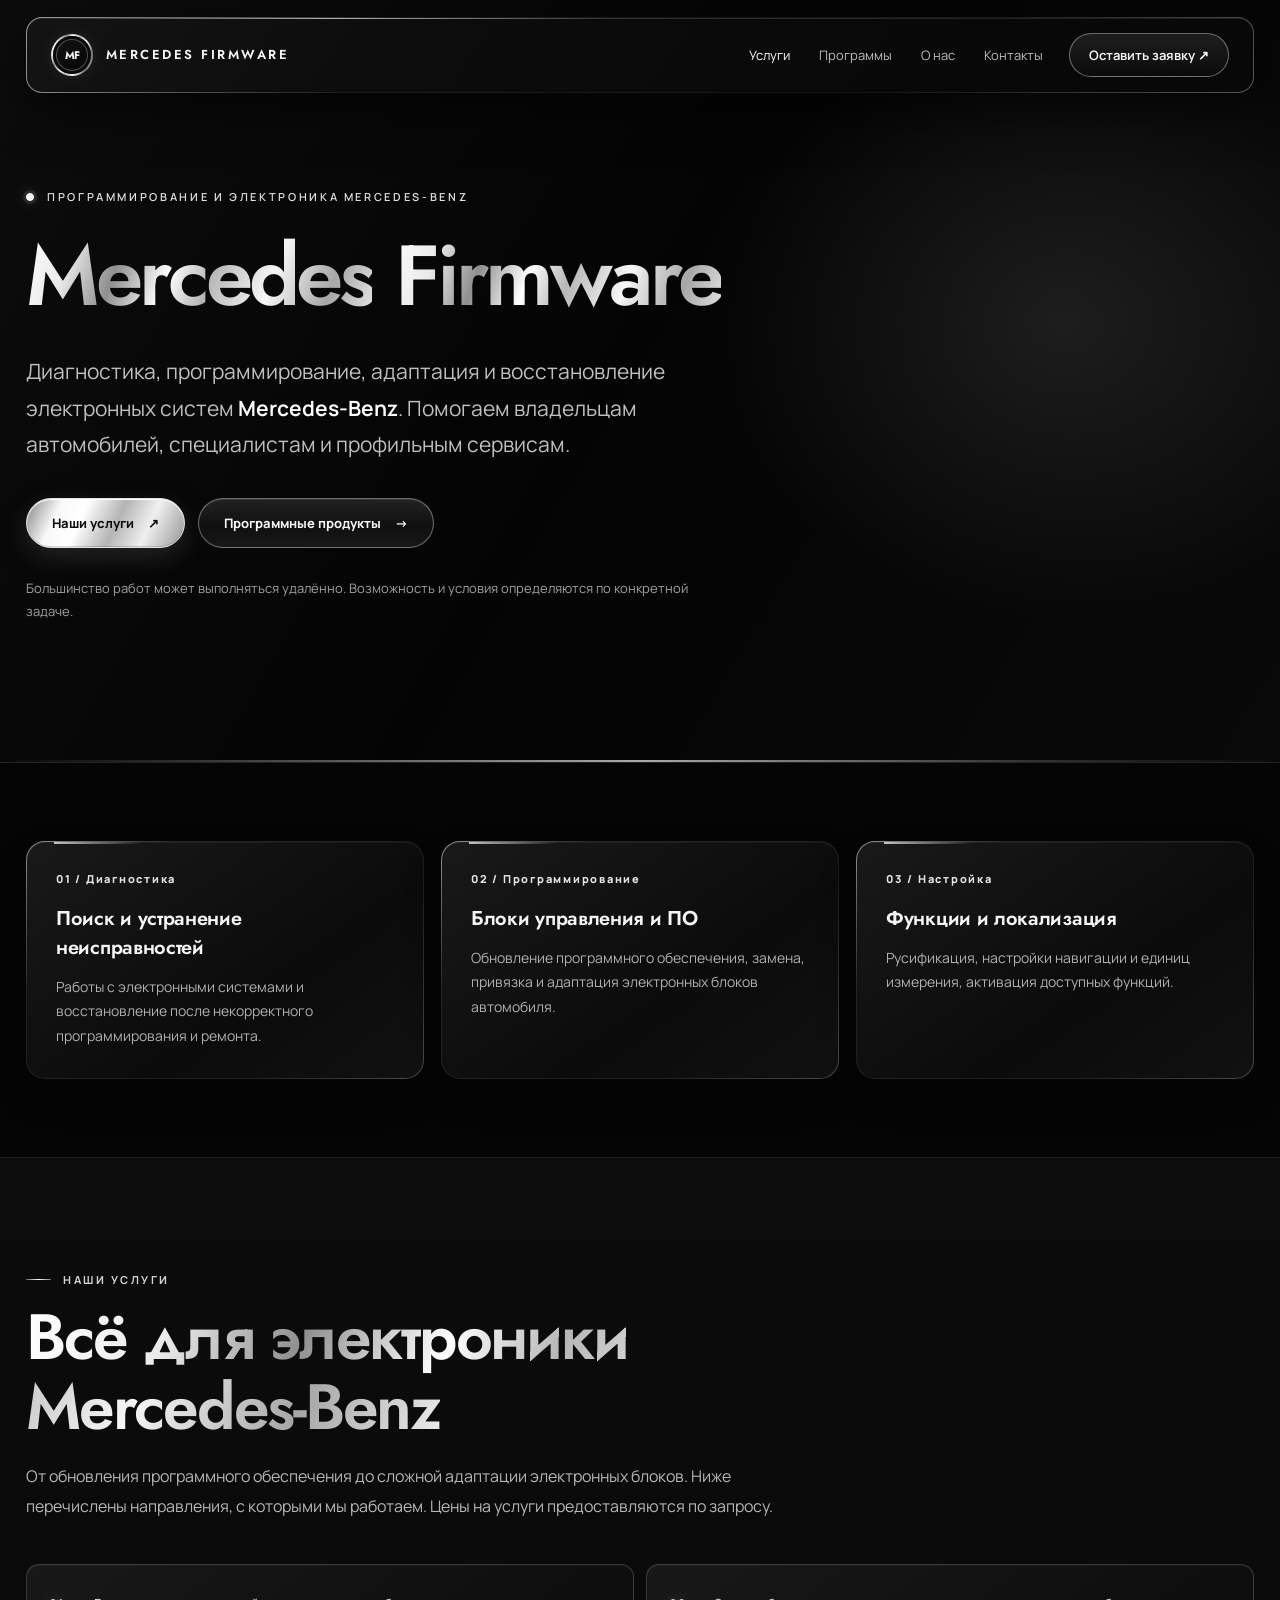
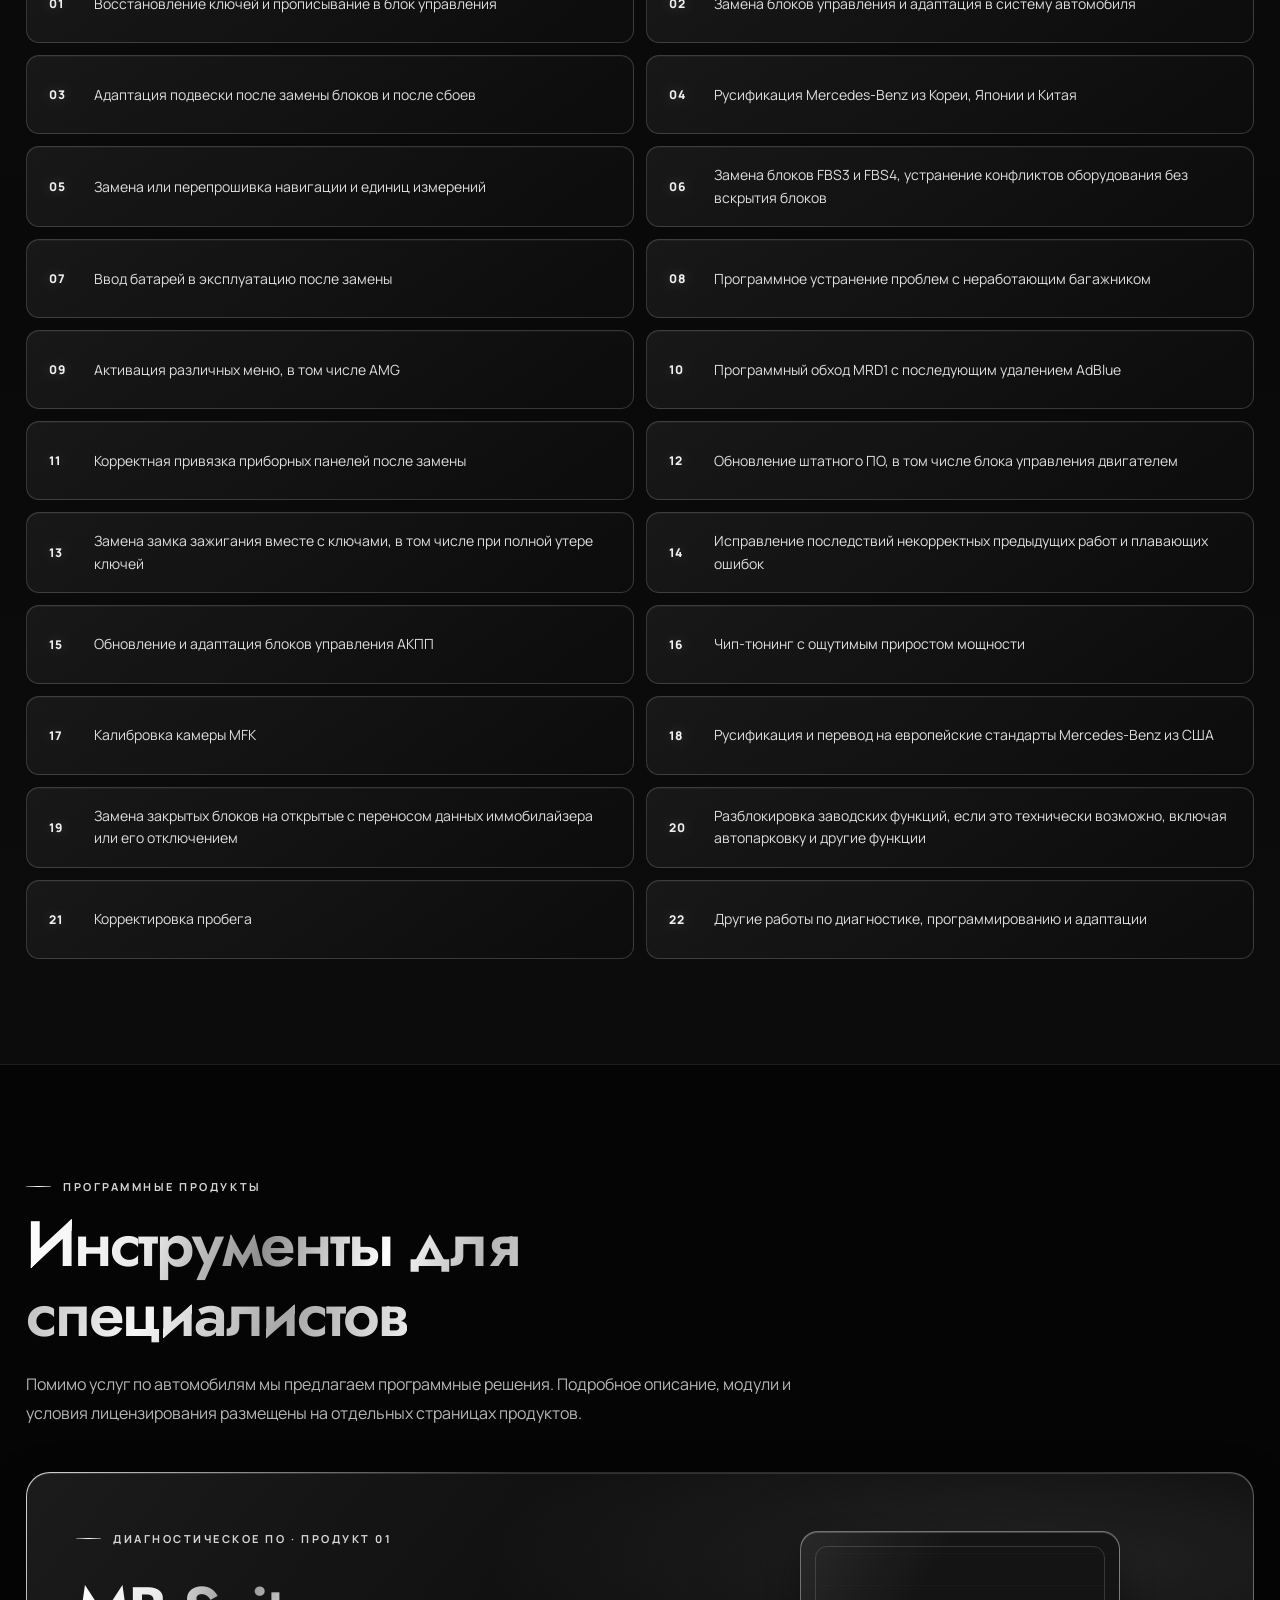
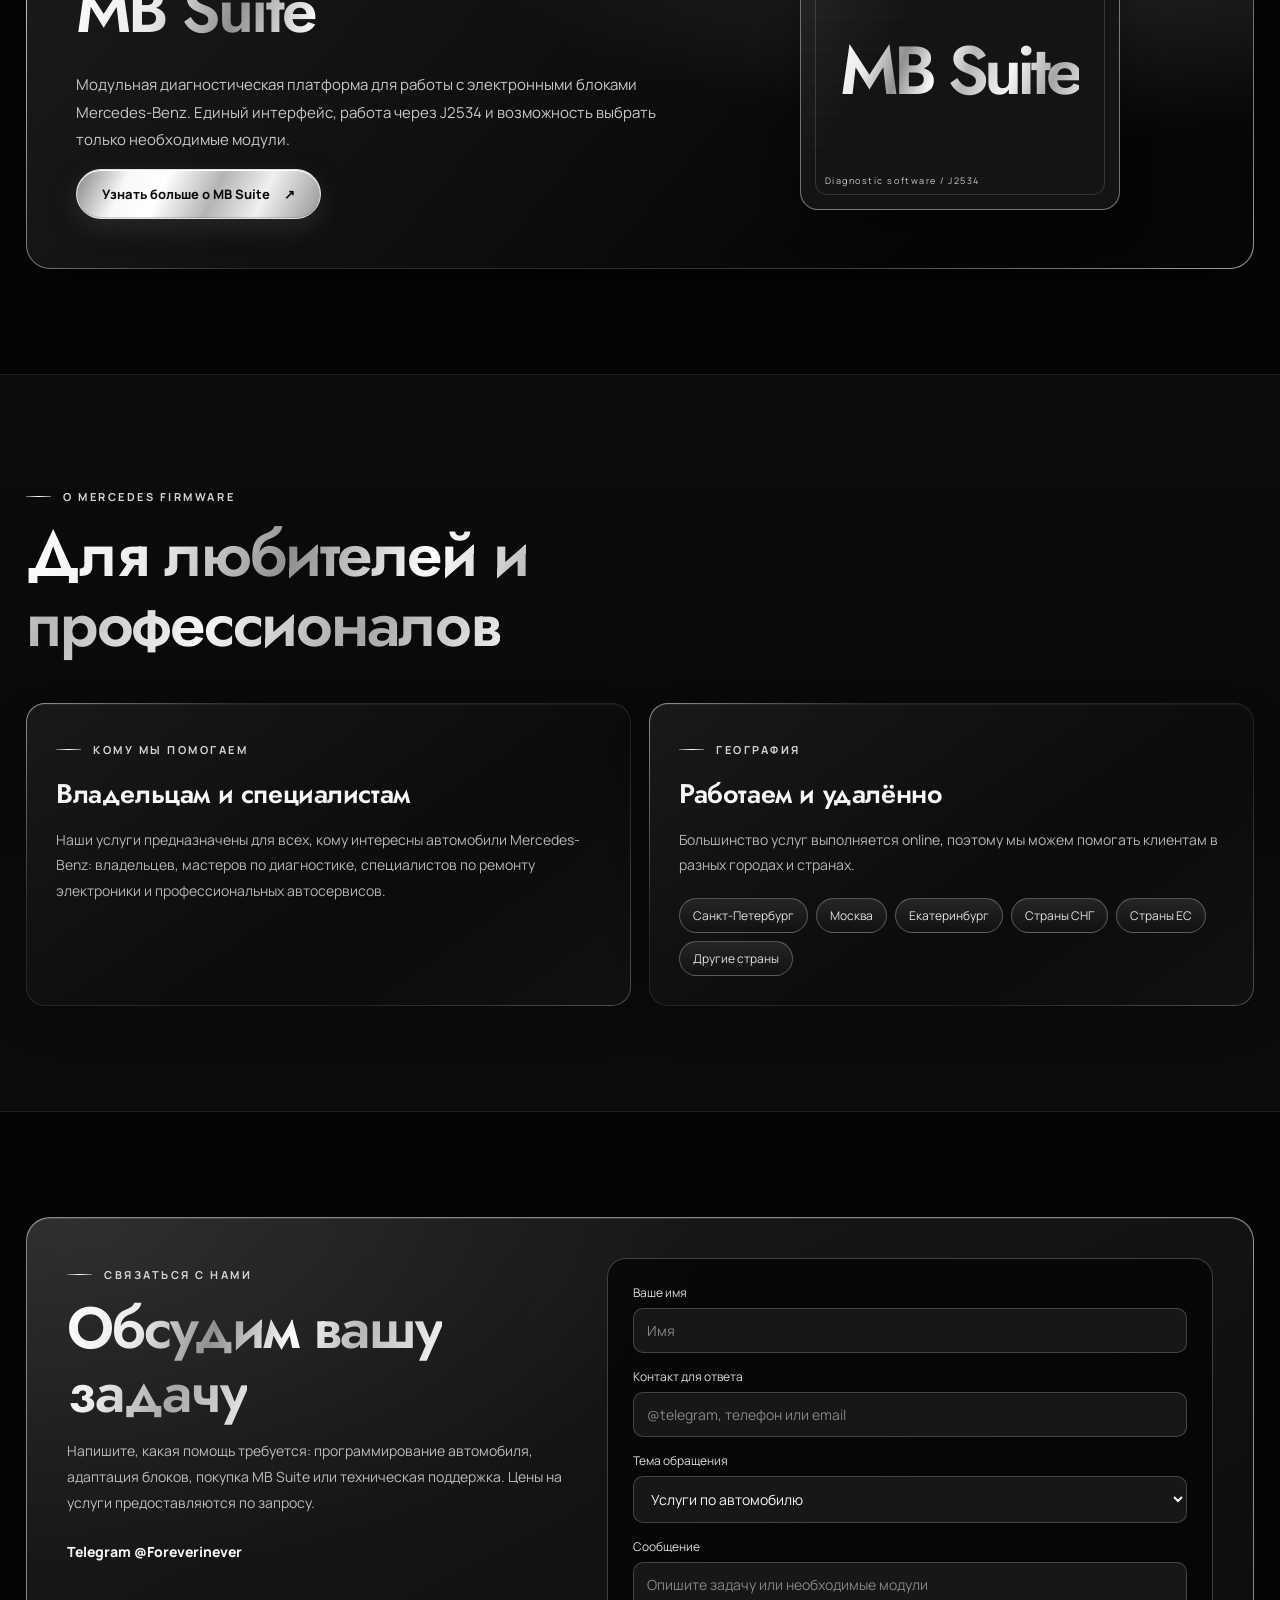
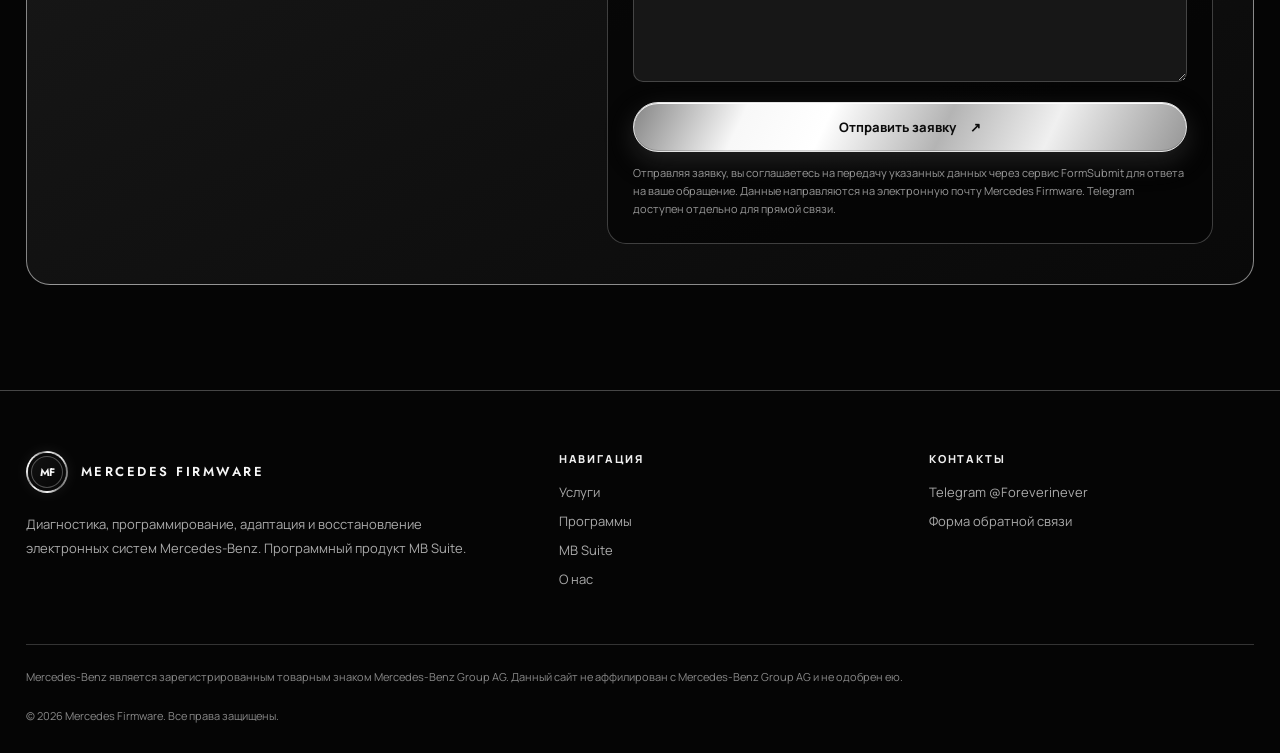
<file: index.html>
<!doctype html>
<html lang="ru"><head><meta charset="utf-8"><meta name="viewport" content="width=device-width, initial-scale=1">
<meta name="theme-color" content="#090909"><meta name="description" content="Mercedes Firmware: диагностика, программирование, адаптация и восстановление электронных систем Mercedes-Benz. Программный продукт MB Suite.">
<title>Диагностика и программирование Mercedes-Benz | Mercedes Firmware</title><script>try{const t=JSON.parse(sessionStorage.getItem('mf-page-transition')||'null');sessionStorage.removeItem('mf-page-transition');if(t&&t.to===location.pathname+location.search&&Date.now()-t.at<12000)document.documentElement.classList.add('page-arriving')}catch(e){}</script><link rel="preconnect" href="https://fonts.googleapis.com">
<link rel="preconnect" href="https://fonts.gstatic.com" crossorigin>
<link href="https://fonts.googleapis.com/css2?family=Jost:wght@400;500;600;700&family=Manrope:wght@400;500;600;700;800&display=swap" rel="stylesheet">
<link rel="stylesheet" href="assets/style.css?v=formfix-20261016"><script src="assets/app.js?v=formfix-20261016" defer></script></head><body>
<a class="skip" href="#main">Перейти к содержимому</a>
<header class="nav-wrap" id="navWrap"><div class="container"><div class="nav">
<a class="brand" href="index.html" aria-label="Mercedes Firmware. На главную"><span class="brand-mark">MF</span><span>MERCEDES FIRMWARE</span></a>
<nav class="nav-links" aria-label="Главное меню"><a href="index.html#services" class="active">Услуги</a><a href="index.html#programs" class="">Программы</a><a href="index.html#about" class="">О нас</a><a href="index.html#contact" class="">Контакты</a></nav>
<a class="nav-cta" href="index.html#contact">Оставить заявку ↗</a>
<button class="menu-btn" id="menuBtn" type="button" aria-label="Открыть меню" aria-controls="mobileMenu" aria-expanded="false">☰</button>
<nav class="mobile-menu" id="mobileMenu" aria-label="Мобильное меню"><a href="index.html#services" class="active">Услуги</a><a href="index.html#programs" class="">Программы</a><a href="index.html#about" class="">О нас</a><a href="index.html#contact" class="">Контакты</a></nav>
</div></div></header>
<main id="main"><section class="hero hero-home" id="home"><div class="container"><div class="hero-inner">
<div><div class="eyebrow"><span class="dot"></span> Программирование и электроника Mercedes-Benz</div>
<h1><span class="gradient-text">Mercedes</span> <span class="subword">Firmware</span></h1>
<p class="hero-copy">Диагностика, программирование, адаптация и восстановление электронных систем <strong>Mercedes-Benz</strong>. Помогаем владельцам автомобилей, специалистам и профильным сервисам.</p>
<div class="hero-actions"><a class="btn btn-primary" href="#services">Наши услуги <span aria-hidden="true">↗</span></a><a class="btn btn-outline" href="#programs">Программные продукты <span aria-hidden="true">→</span></a></div>
<p class="hero-note">Большинство работ может выполняться удалённо. Возможность и условия определяются по конкретной задаче.</p></div>

</div></div></section>
<section class="section-compact"><div class="container"><div class="intro-grid">
<article class="tile reveal"><div class="tile-num">01 / Диагностика</div><h3>Поиск и устранение неисправностей</h3><p>Работы с электронными системами и восстановление после некорректного программирования и ремонта.</p></article>
<article class="tile reveal"><div class="tile-num">02 / Программирование</div><h3>Блоки управления и ПО</h3><p>Обновление программного обеспечения, замена, привязка и адаптация электронных блоков автомобиля.</p></article>
<article class="tile reveal"><div class="tile-num">03 / Настройка</div><h3>Функции и локализация</h3><p>Русификация, настройки навигации и единиц измерения, активация доступных функций.</p></article>
</div></div></section>
<section class="section-alt" id="services"><div class="container"><div class="section-head reveal"><div class="kicker">Наши услуги</div>
<h2><span class="gradient-text">Всё для электроники Mercedes-Benz</span></h2>
<p class="section-sub">От обновления программного обеспечения до сложной адаптации электронных блоков. Ниже перечислены направления, с которыми мы работаем. Цены на услуги предоставляются по запросу.</p></div>
<div class="services"><div class="service-card reveal">Восстановление ключей и прописывание в блок управления</div><div class="service-card reveal">Замена блоков управления и адаптация в систему автомобиля</div><div class="service-card reveal">Адаптация подвески после замены блоков и после сбоев</div><div class="service-card reveal">Русификация Mercedes-Benz из Кореи, Японии и Китая</div><div class="service-card reveal">Замена или перепрошивка навигации и единиц измерений</div><div class="service-card reveal">Замена блоков FBS3 и FBS4, устранение конфликтов оборудования без вскрытия блоков</div><div class="service-card reveal">Ввод батарей в эксплуатацию после замены</div><div class="service-card reveal">Программное устранение проблем с неработающим багажником</div><div class="service-card reveal">Активация различных меню, в том числе AMG</div><div class="service-card reveal">Программный обход MRD1 с последующим удалением AdBlue</div><div class="service-card reveal">Корректная привязка приборных панелей после замены</div><div class="service-card reveal">Обновление штатного ПО, в том числе блока управления двигателем</div><div class="service-card reveal">Замена замка зажигания вместе с ключами, в том числе при полной утере ключей</div><div class="service-card reveal">Исправление последствий некорректных предыдущих работ и плавающих ошибок</div><div class="service-card reveal">Обновление и адаптация блоков управления АКПП</div><div class="service-card reveal">Чип-тюнинг с ощутимым приростом мощности</div><div class="service-card reveal">Калибровка камеры MFK</div><div class="service-card reveal">Русификация и перевод на европейские стандарты Mercedes-Benz из США</div><div class="service-card reveal">Замена закрытых блоков на открытые с переносом данных иммобилайзера или его отключением</div><div class="service-card reveal">Разблокировка заводских функций, если это технически возможно, включая автопарковку и другие функции</div><div class="service-card reveal">Корректировка пробега</div><div class="service-card reveal">Другие работы по диагностике, программированию и адаптации</div></div></div></section>
<section id="programs"><div class="container"><div class="section-head reveal"><div class="kicker">Программные продукты</div>
<h2><span class="gradient-text">Инструменты для специалистов</span></h2>
<p class="section-sub">Помимо услуг по автомобилям мы предлагаем программные решения. Подробное описание, модули и условия лицензирования размещены на отдельных страницах продуктов.</p></div>
<article class="program-panel reveal"><div><div class="kicker">Диагностическое ПО · Продукт 01</div><h3>MB Suite</h3>
<p>Модульная диагностическая платформа для работы с электронными блоками Mercedes-Benz. Единый интерфейс, работа через J2534 и возможность выбрать только необходимые модули.</p>
<a class="btn btn-primary" href="mb-suite.html">Узнать больше о MB Suite <span aria-hidden="true">↗</span></a></div>
<div class="program-code" aria-hidden="true"><span>MB Suite</span><small>Diagnostic software / J2534</small></div></article></div></section>
<section class="section-alt" id="about"><div class="container"><div class="section-head reveal"><div class="kicker">О Mercedes Firmware</div><h2><span class="gradient-text">Для любителей и профессионалов</span></h2></div>
<div class="geo"><article class="geo-box reveal"><div class="kicker">Кому мы помогаем</div><h3>Владельцам и специалистам</h3>
<p>Наши услуги предназначены для всех, кому интересны автомобили Mercedes-Benz: владельцев, мастеров по диагностике, специалистов по ремонту электроники и профессиональных автосервисов.</p></article>
<article class="geo-box reveal"><div class="kicker">География</div><h3>Работаем и удалённо</h3><p>Большинство услуг выполняется online, поэтому мы можем помогать клиентам в разных городах и странах.</p>
<div class="tags"><span>Санкт-Петербург</span><span>Москва</span><span>Екатеринбург</span><span>Страны СНГ</span><span>Страны ЕС</span><span>Другие страны</span></div></article></div></div></section>
<section id="contact"><div class="container"><div class="contact-panel reveal"><div class="contact-grid">
<div class="contact-copy"><div class="kicker">Связаться с нами</div><h2><span class="gradient-text">Обсудим вашу задачу</span></h2>
<p>Напишите, какая помощь требуется: программирование автомобиля, адаптация блоков, покупка MB Suite или техническая поддержка. Цены на услуги предоставляются по запросу.</p>
<a class="telegram" href="https://t.me/Foreverinever" target="_blank" rel="noopener noreferrer">Telegram @Foreverinever</a></div>
<form class="form" id="contactForm" action="https://formsubmit.co/ajax/dsbruev@gmail.com" method="POST" accept-charset="UTF-8">
<input type="hidden" name="_subject" value="Новая заявка с сайта Mercedes Firmware">
<input type="hidden" name="_template" value="table">
<div class="form-trap" aria-hidden="true"><label for="website">Оставьте это поле пустым</label><input type="text" id="website" name="_honey" tabindex="-1" autocomplete="off"></div><div class="field"><label for="name">Ваше имя</label><input id="name" name="name" required placeholder="Имя" autocomplete="name"></div>
<div class="field"><label for="contactValue">Контакт для ответа</label><input id="contactValue" name="contact" required placeholder="@telegram, телефон или email"></div>
<div class="field"><label for="topic">Тема обращения</label><select id="topic" name="topic"><option>Услуги по автомобилю</option><option>Покупка MB Suite</option><option>Выбор модулей</option><option>Техническая поддержка</option><option>Другое</option></select></div>
<div class="field"><label for="message">Сообщение</label><textarea id="message" name="message" required placeholder="Опишите задачу или необходимые модули"></textarea></div>
<button class="btn btn-primary" type="submit" id="submitContact">Отправить заявку <span aria-hidden="true">↗</span></button><div class="status" id="formStatus" role="status" aria-live="polite"></div><button type="button" id="fallbackSend" class="form-fallback" hidden>Открыть стандартную отправку через FormSubmit ↗</button>
<p class="form-note">Отправляя заявку, вы соглашаетесь на передачу указанных данных через сервис FormSubmit для ответа на ваше обращение. Данные направляются на электронную почту Mercedes Firmware. Telegram доступен отдельно для прямой связи.</p>
</form></div></div></div></section>
</main>
<footer><div class="container"><div class="footer-grid">
<div><a class="brand" href="index.html"><span class="brand-mark">MF</span><span>MERCEDES FIRMWARE</span></a>
<p class="footer-copy">Диагностика, программирование, адаптация и восстановление электронных систем Mercedes-Benz. Программный продукт MB Suite.</p></div>
<div><div class="footer-title">Навигация</div><ul>
<li><a href="index.html#services">Услуги</a></li><li><a href="index.html#programs">Программы</a></li><li><a href="mb-suite.html">MB Suite</a></li><li><a href="index.html#about">О нас</a></li></ul></div>
<div><div class="footer-title">Контакты</div><ul><li><a href="https://t.me/Foreverinever" target="_blank" rel="noopener noreferrer">Telegram @Foreverinever</a></li>
<li><a href="index.html#contact">Форма обратной связи</a></li></ul></div></div>
<div class="legal">Mercedes-Benz является зарегистрированным товарным знаком Mercedes-Benz Group AG. Данный сайт не аффилирован с Mercedes-Benz Group AG и не одобрен ею.<br><br>© <span data-year>2026</span> Mercedes Firmware. Все права защищены.</div>
</div></footer></body></html>
</file>
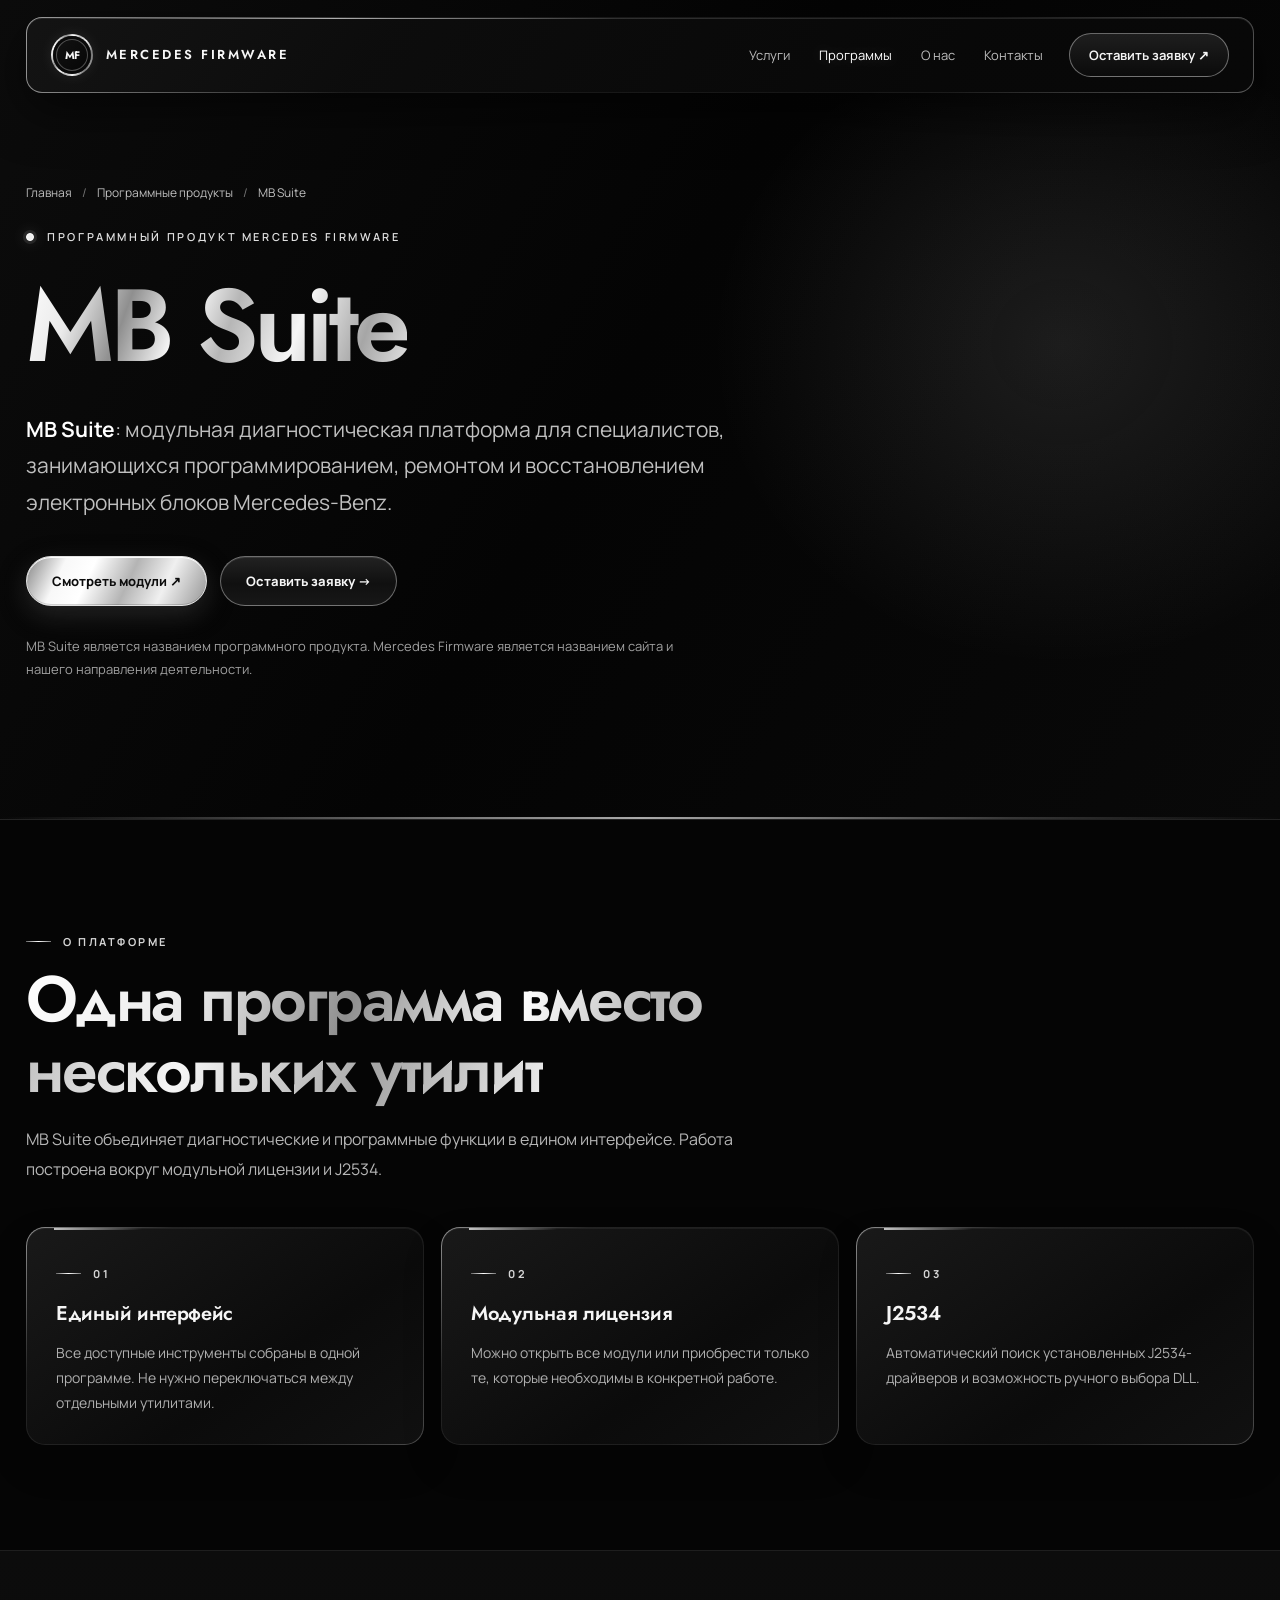
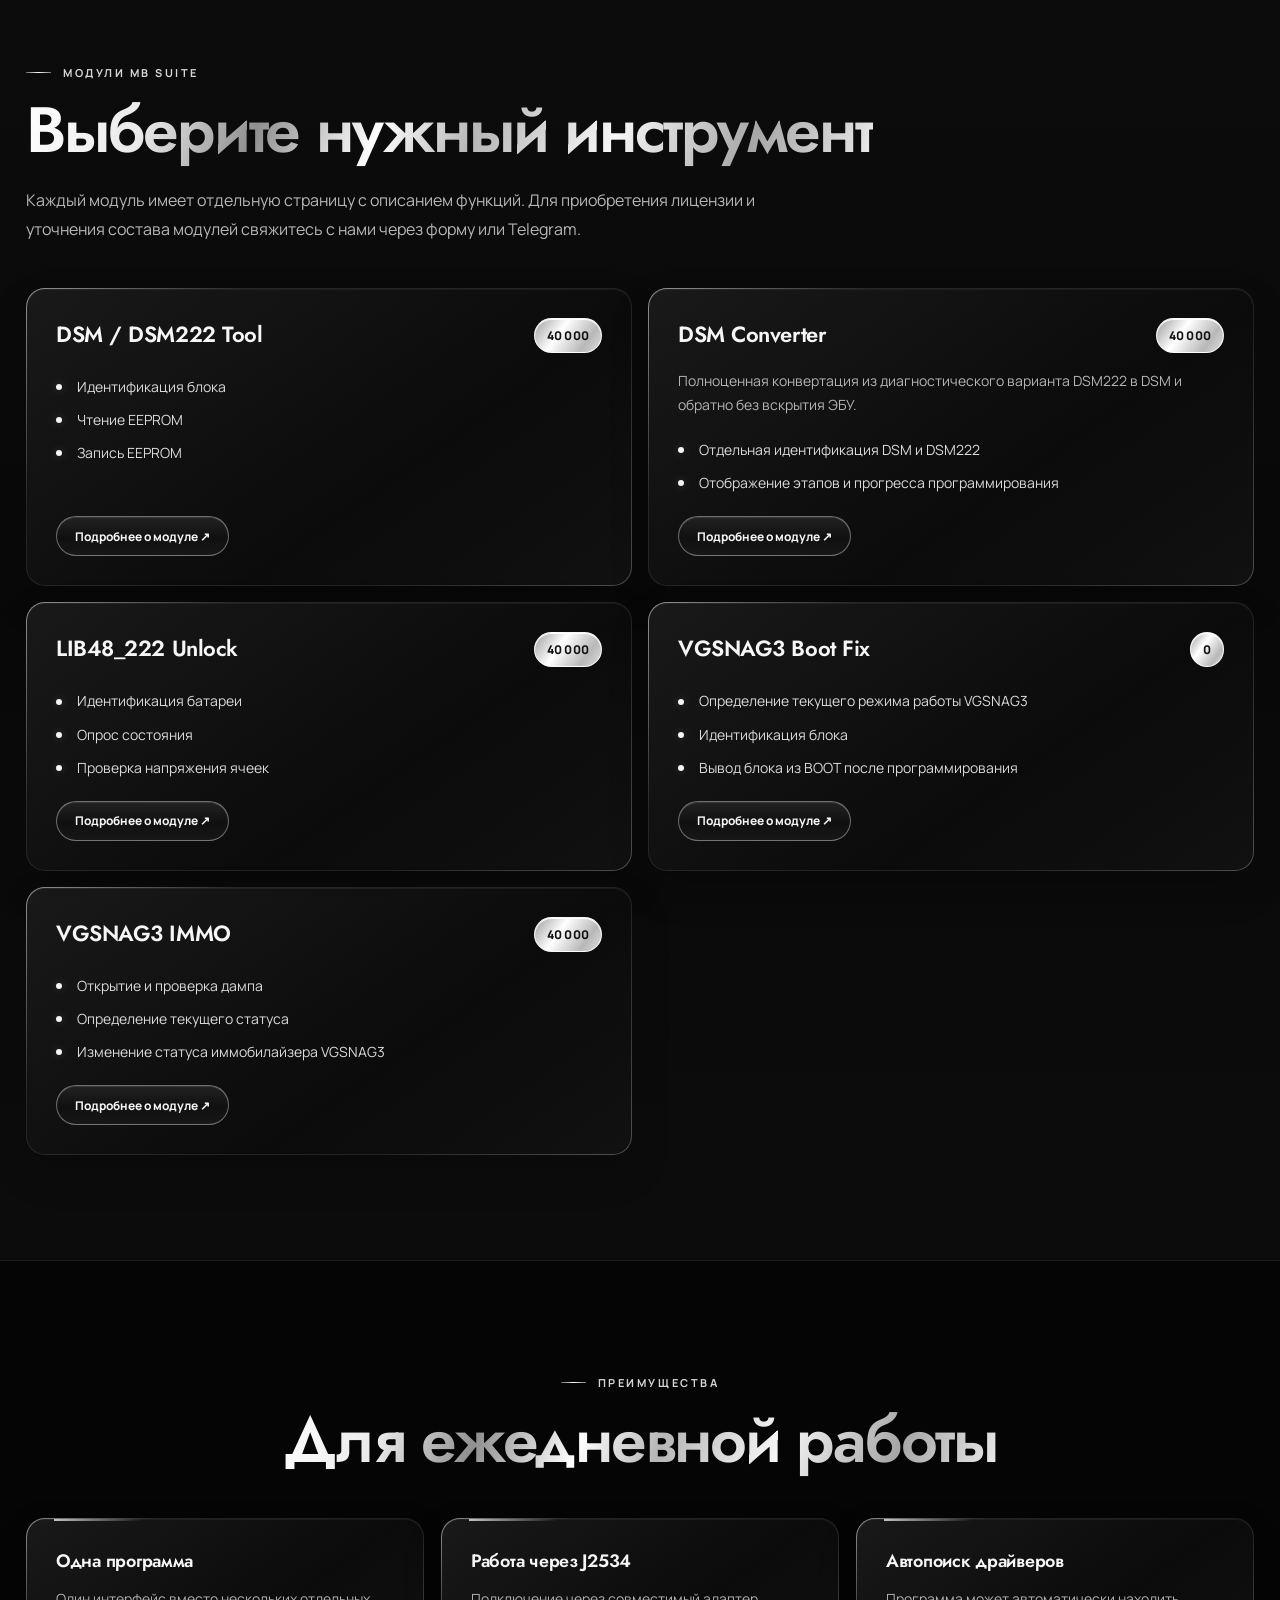
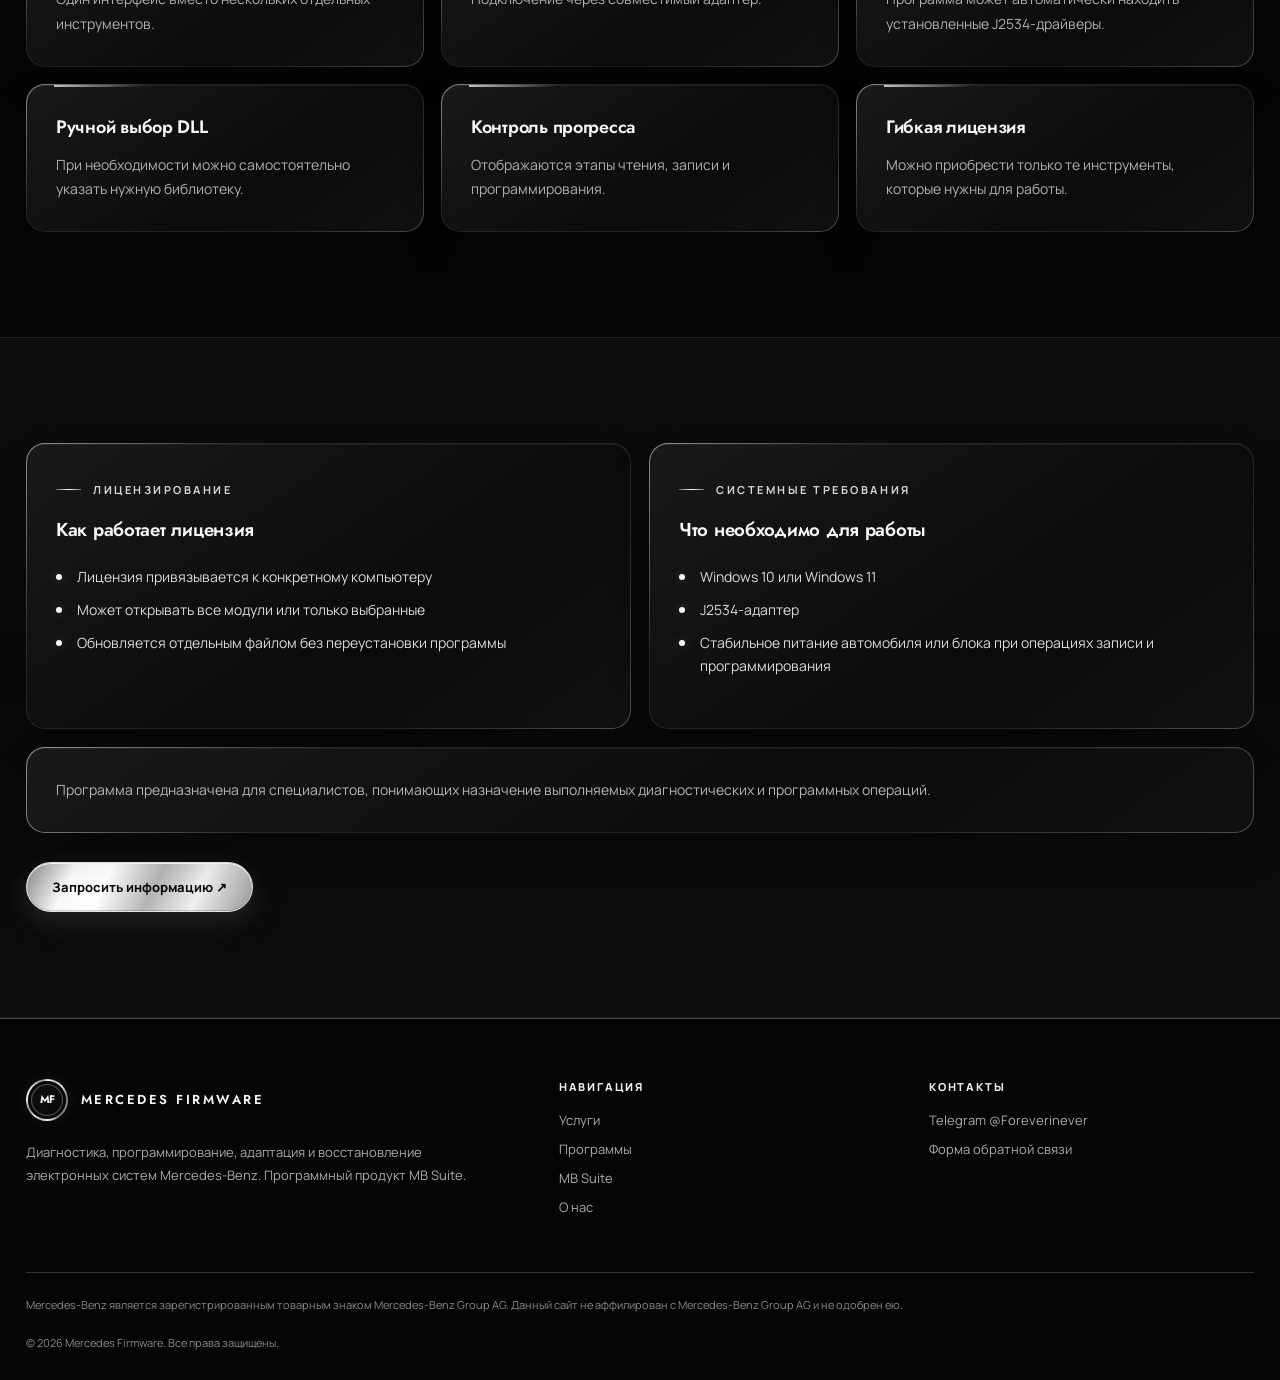
<file: mb-suite.html>
<!doctype html>
<html lang="ru"><head><meta charset="utf-8"><meta name="viewport" content="width=device-width, initial-scale=1">
<meta name="theme-color" content="#090909"><meta name="description" content="MB Suite: модульная диагностическая платформа для специалистов по Mercedes-Benz. Модули, особенности, лицензии и требования.">
<title>MB Suite | диагностическая платформа | Mercedes Firmware</title><script>try{const t=JSON.parse(sessionStorage.getItem('mf-page-transition')||'null');sessionStorage.removeItem('mf-page-transition');if(t&&t.to===location.pathname+location.search&&Date.now()-t.at<12000)document.documentElement.classList.add('page-arriving')}catch(e){}</script><link rel="preconnect" href="https://fonts.googleapis.com">
<link rel="preconnect" href="https://fonts.gstatic.com" crossorigin>
<link href="https://fonts.googleapis.com/css2?family=Jost:wght@400;500;600;700&family=Manrope:wght@400;500;600;700;800&display=swap" rel="stylesheet">
<link rel="stylesheet" href="assets/style.css?v=formfix-20261016"><script src="assets/app.js?v=formfix-20261016" defer></script></head><body>
<a class="skip" href="#main">Перейти к содержимому</a>
<header class="nav-wrap" id="navWrap"><div class="container"><div class="nav">
<a class="brand" href="index.html" aria-label="Mercedes Firmware. На главную"><span class="brand-mark">MF</span><span>MERCEDES FIRMWARE</span></a>
<nav class="nav-links" aria-label="Главное меню"><a href="index.html#services" class="">Услуги</a><a href="index.html#programs" class="active">Программы</a><a href="index.html#about" class="">О нас</a><a href="index.html#contact" class="">Контакты</a></nav>
<a class="nav-cta" href="index.html#contact">Оставить заявку ↗</a>
<button class="menu-btn" id="menuBtn" type="button" aria-label="Открыть меню" aria-controls="mobileMenu" aria-expanded="false">☰</button>
<nav class="mobile-menu" id="mobileMenu" aria-label="Мобильное меню"><a href="index.html#services" class="">Услуги</a><a href="index.html#programs" class="active">Программы</a><a href="index.html#about" class="">О нас</a><a href="index.html#contact" class="">Контакты</a></nav>
</div></div></header>
<main id="main"><section class="hero hero-product"><div class="container"><div class="hero-inner"><div>
<div class="breadcrumb"><a href="index.html">Главная</a><span class="sep">/</span><span>Программные продукты</span><span class="sep">/</span><span>MB Suite</span></div>
<div class="eyebrow"><span class="dot"></span> Программный продукт Mercedes Firmware</div>
<h1><span class="gradient-text">MB Suite</span></h1>
<p class="hero-copy"><strong>MB Suite</strong>: модульная диагностическая платформа для специалистов, занимающихся программированием, ремонтом и восстановлением электронных блоков Mercedes-Benz.</p>
<div class="hero-actions"><a href="#modules" class="btn btn-primary">Смотреть модули ↗</a><a href="index.html#contact" class="btn btn-outline">Оставить заявку →</a></div>
<p class="hero-note">MB Suite является названием программного продукта. Mercedes Firmware является названием сайта и нашего направления деятельности.</p></div>

</div></div></section>
<section><div class="container"><div class="section-head reveal"><div class="kicker">О платформе</div>
<h2><span class="gradient-text">Одна программа вместо нескольких утилит</span></h2>
<p class="section-sub">MB Suite объединяет диагностические и программные функции в едином интерфейсе. Работа построена вокруг модульной лицензии и J2534.</p></div>
<div class="overview-grid"><article class="overview-card reveal"><div class="kicker">01</div><h3>Единый интерфейс</h3><p>Все доступные инструменты собраны в одной программе. Не нужно переключаться между отдельными утилитами.</p></article>
<article class="overview-card reveal"><div class="kicker">02</div><h3>Модульная лицензия</h3><p>Можно открыть все модули или приобрести только те, которые необходимы в конкретной работе.</p></article>
<article class="overview-card reveal"><div class="kicker">03</div><h3>J2534</h3><p>Автоматический поиск установленных J2534-драйверов и возможность ручного выбора DLL.</p></article></div></div></section>
<section class="section-alt" id="modules"><div class="container"><div class="section-head reveal"><div class="kicker">Модули MB Suite</div><h2><span class="gradient-text">Выберите нужный инструмент</span></h2>
<p class="section-sub">Каждый модуль имеет отдельную страницу с описанием функций. Для приобретения лицензии и уточнения состава модулей свяжитесь с нами через форму или Telegram.</p></div>
<div class="modules"><article class="module-card reveal"><div class="module-body"><div class="module-head"><span class="module-name">DSM / DSM222 Tool</span><span class="price">40 000</span></div>
<ul class="clean-list"><li>Идентификация блока</li><li>Чтение EEPROM</li><li>Запись EEPROM</li></ul></div>
<a class="btn btn-outline btn-small" href="modules/dsm-dsm222-tool.html">Подробнее о модуле ↗</a></article><article class="module-card reveal"><div class="module-body"><div class="module-head"><span class="module-name">DSM Converter</span><span class="price">40 000</span></div>
<p>Полноценная конвертация из диагностического варианта DSM222 в DSM и обратно без вскрытия ЭБУ.</p><ul class="clean-list"><li>Отдельная идентификация DSM и DSM222</li><li>Отображение этапов и прогресса программирования</li></ul></div>
<a class="btn btn-outline btn-small" href="modules/dsm-converter.html">Подробнее о модуле ↗</a></article><article class="module-card reveal"><div class="module-body"><div class="module-head"><span class="module-name">LIB48_222 Unlock</span><span class="price">40 000</span></div>
<ul class="clean-list"><li>Идентификация батареи</li><li>Опрос состояния</li><li>Проверка напряжения ячеек</li></ul></div>
<a class="btn btn-outline btn-small" href="modules/lib48-222-unlock.html">Подробнее о модуле ↗</a></article><article class="module-card reveal"><div class="module-body"><div class="module-head"><span class="module-name">VGSNAG3 Boot Fix</span><span class="price">0</span></div>
<ul class="clean-list"><li>Определение текущего режима работы VGSNAG3</li><li>Идентификация блока</li><li>Вывод блока из BOOT после программирования</li></ul></div>
<a class="btn btn-outline btn-small" href="modules/vgsnag3-boot-fix.html">Подробнее о модуле ↗</a></article><article class="module-card reveal"><div class="module-body"><div class="module-head"><span class="module-name">VGSNAG3 IMMO</span><span class="price">40 000</span></div>
<ul class="clean-list"><li>Открытие и проверка дампа</li><li>Определение текущего статуса</li><li>Изменение статуса иммобилайзера VGSNAG3</li></ul></div>
<a class="btn btn-outline btn-small" href="modules/vgsnag3-immo.html">Подробнее о модуле ↗</a></article></div></div></section>
<section><div class="container"><div class="section-head center reveal"><div class="kicker">Преимущества</div><h2><span class="gradient-text">Для ежедневной работы</span></h2></div>
<div class="features-grid">
<article class="feature-card reveal"><h3>Одна программа</h3><p>Один интерфейс вместо нескольких отдельных инструментов.</p></article>
<article class="feature-card reveal"><h3>Работа через J2534</h3><p>Подключение через совместимый адаптер.</p></article>
<article class="feature-card reveal"><h3>Автопоиск драйверов</h3><p>Программа может автоматически находить установленные J2534-драйверы.</p></article>
<article class="feature-card reveal"><h3>Ручной выбор DLL</h3><p>При необходимости можно самостоятельно указать нужную библиотеку.</p></article>
<article class="feature-card reveal"><h3>Контроль прогресса</h3><p>Отображаются этапы чтения, записи и программирования.</p></article>
<article class="feature-card reveal"><h3>Гибкая лицензия</h3><p>Можно приобрести только те инструменты, которые нужны для работы.</p></article>
</div></div></section>
<section class="section-alt"><div class="container"><div class="info-grid">
<article class="info-card reveal"><div class="kicker">Лицензирование</div><h3>Как работает лицензия</h3><ul class="clean-list">
<li>Лицензия привязывается к конкретному компьютеру</li><li>Может открывать все модули или только выбранные</li><li>Обновляется отдельным файлом без переустановки программы</li></ul></article>
<article class="info-card reveal"><div class="kicker">Системные требования</div><h3>Что необходимо для работы</h3><ul class="clean-list">
<li>Windows 10 или Windows 11</li><li>J2534-адаптер</li><li>Стабильное питание автомобиля или блока при операциях записи и программирования</li></ul></article>
</div><div class="info-card reveal" style="margin-top:18px"><p style="margin:0">Программа предназначена для специалистов, понимающих назначение выполняемых диагностических и программных операций.</p></div>
<div style="margin-top:29px"><a class="btn btn-primary" href="index.html#contact">Запросить информацию ↗</a></div></div></section></main>
<footer><div class="container"><div class="footer-grid">
<div><a class="brand" href="index.html"><span class="brand-mark">MF</span><span>MERCEDES FIRMWARE</span></a>
<p class="footer-copy">Диагностика, программирование, адаптация и восстановление электронных систем Mercedes-Benz. Программный продукт MB Suite.</p></div>
<div><div class="footer-title">Навигация</div><ul>
<li><a href="index.html#services">Услуги</a></li><li><a href="index.html#programs">Программы</a></li><li><a href="mb-suite.html">MB Suite</a></li><li><a href="index.html#about">О нас</a></li></ul></div>
<div><div class="footer-title">Контакты</div><ul><li><a href="https://t.me/Foreverinever" target="_blank" rel="noopener noreferrer">Telegram @Foreverinever</a></li>
<li><a href="index.html#contact">Форма обратной связи</a></li></ul></div></div>
<div class="legal">Mercedes-Benz является зарегистрированным товарным знаком Mercedes-Benz Group AG. Данный сайт не аффилирован с Mercedes-Benz Group AG и не одобрен ею.<br><br>© <span data-year>2026</span> Mercedes Firmware. Все права защищены.</div>
</div></footer></body></html>
</file>
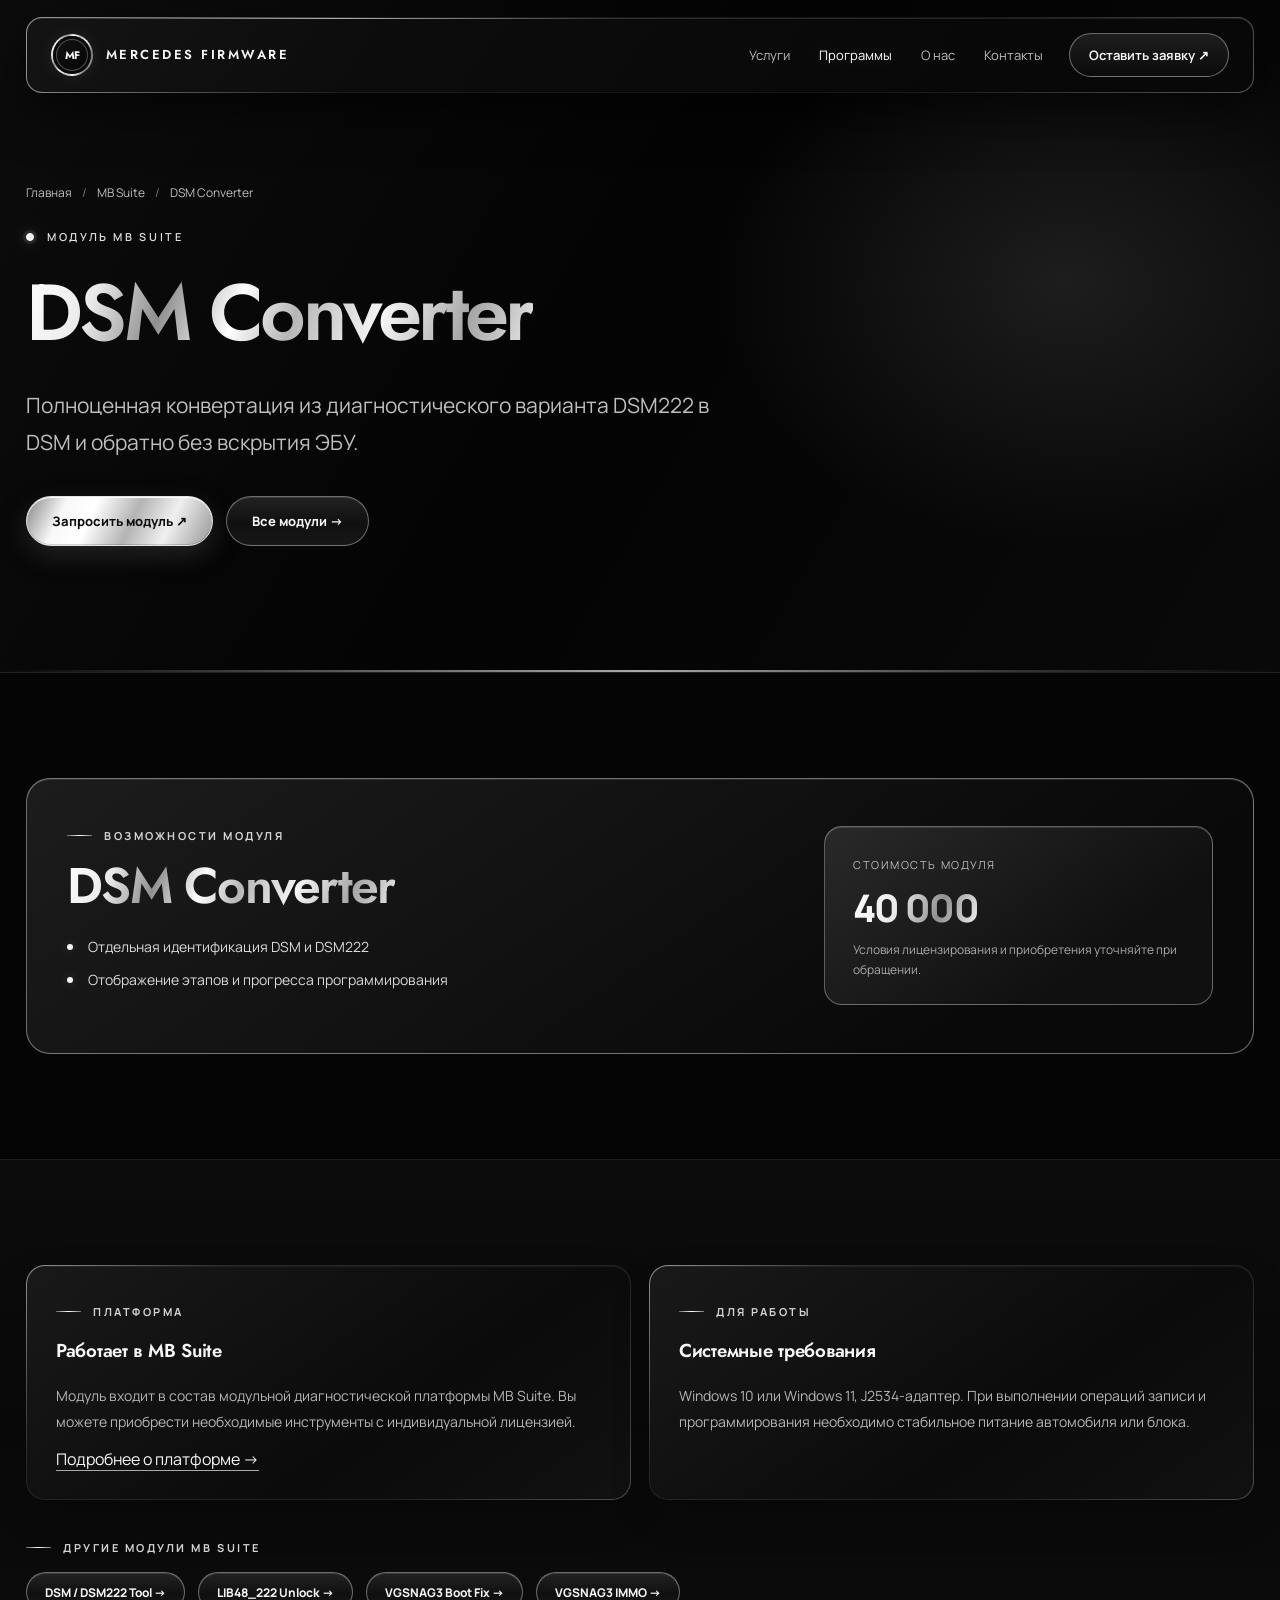
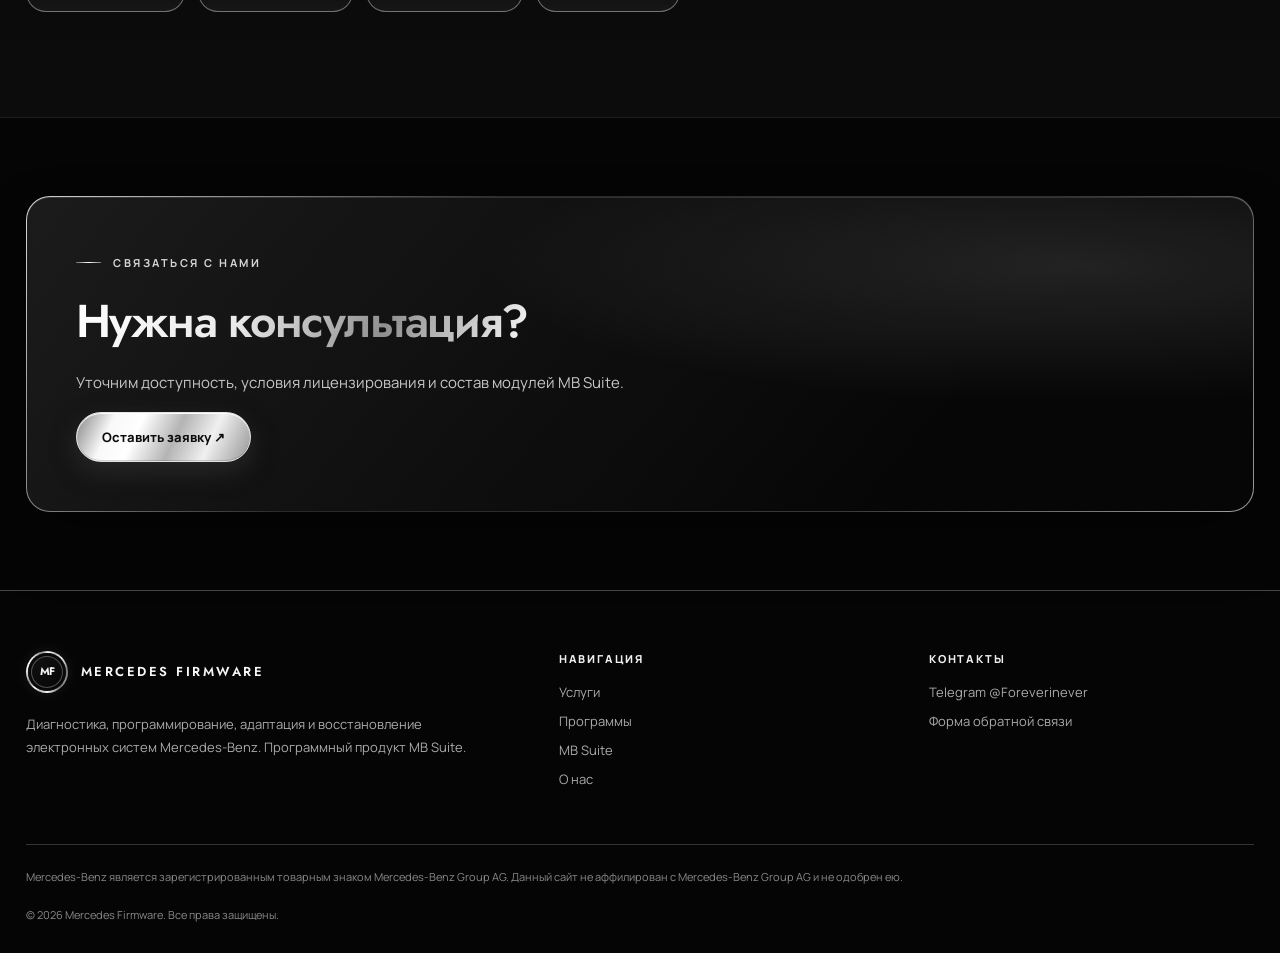
<file: modules/dsm-converter.html>
<!doctype html>
<html lang="ru"><head><meta charset="utf-8"><meta name="viewport" content="width=device-width, initial-scale=1">
<meta name="theme-color" content="#090909"><meta name="description" content="DSM Converter является модулем диагностической платформы MB Suite для специалистов Mercedes-Benz.">
<title>DSM Converter | модуль MB Suite | Mercedes Firmware</title><script>try{const t=JSON.parse(sessionStorage.getItem('mf-page-transition')||'null');sessionStorage.removeItem('mf-page-transition');if(t&&t.to===location.pathname+location.search&&Date.now()-t.at<12000)document.documentElement.classList.add('page-arriving')}catch(e){}</script><link rel="preconnect" href="https://fonts.googleapis.com">
<link rel="preconnect" href="https://fonts.gstatic.com" crossorigin>
<link href="https://fonts.googleapis.com/css2?family=Jost:wght@400;500;600;700&family=Manrope:wght@400;500;600;700;800&display=swap" rel="stylesheet">
<link rel="stylesheet" href="../assets/style.css?v=formfix-20261016"><script src="../assets/app.js?v=formfix-20261016" defer></script></head><body>
<a class="skip" href="#main">Перейти к содержимому</a>
<header class="nav-wrap" id="navWrap"><div class="container"><div class="nav">
<a class="brand" href="../index.html" aria-label="Mercedes Firmware. На главную"><span class="brand-mark">MF</span><span>MERCEDES FIRMWARE</span></a>
<nav class="nav-links" aria-label="Главное меню"><a href="../index.html#services" class="">Услуги</a><a href="../index.html#programs" class="active">Программы</a><a href="../index.html#about" class="">О нас</a><a href="../index.html#contact" class="">Контакты</a></nav>
<a class="nav-cta" href="../index.html#contact">Оставить заявку ↗</a>
<button class="menu-btn" id="menuBtn" type="button" aria-label="Открыть меню" aria-controls="mobileMenu" aria-expanded="false">☰</button>
<nav class="mobile-menu" id="mobileMenu" aria-label="Мобильное меню"><a href="../index.html#services" class="">Услуги</a><a href="../index.html#programs" class="active">Программы</a><a href="../index.html#about" class="">О нас</a><a href="../index.html#contact" class="">Контакты</a></nav>
</div></div></header>
<main id="main"><section class="hero hero-product"><div class="container"><div class="hero-inner"><div>
<div class="breadcrumb"><a href="../index.html">Главная</a><span class="sep">/</span><a href="../mb-suite.html">MB Suite</a><span class="sep">/</span><span>DSM Converter</span></div>
<div class="eyebrow"><span class="dot"></span> Модуль MB Suite</div>
<h1 style="font-size:clamp(47px,6.2vw,85px)"><span class="gradient-text">DSM Converter</span></h1>
<p class="hero-copy">Полноценная конвертация из диагностического варианта DSM222 в DSM и обратно без вскрытия ЭБУ.</p>
<div class="hero-actions"><a class="btn btn-primary" href="../index.html?request=DSM%20Converter#contact">Запросить модуль ↗</a><a class="btn btn-outline" href="../mb-suite.html#modules">Все модули →</a></div>
</div></div></div></section>
<section><div class="container"><div class="module-intro reveal"><div><div class="kicker">Возможности модуля</div><h2><span class="gradient-text">DSM Converter</span></h2><ul class="clean-list"><li>Отдельная идентификация DSM и DSM222</li><li>Отображение этапов и прогресса программирования</li></ul></div>
<div class="module-price"><span>Стоимость модуля</span><strong>40 000</strong><small>Условия лицензирования и приобретения уточняйте при обращении.</small></div></div></div></section>
<section class="section-alt"><div class="container"><div class="info-grid"><article class="info-card reveal"><div class="kicker">Платформа</div><h3>Работает в MB Suite</h3><p>Модуль входит в состав модульной диагностической платформы MB Suite. Вы можете приобрести необходимые инструменты с индивидуальной лицензией.</p><a class="text-link" href="../mb-suite.html">Подробнее о платформе →</a></article>
<article class="info-card reveal"><div class="kicker">Для работы</div><h3>Системные требования</h3><p>Windows 10 или Windows 11, J2534-адаптер. При выполнении операций записи и программирования необходимо стабильное питание автомобиля или блока.</p></article></div>
<div style="margin-top:31px"><div class="kicker">Другие модули MB Suite</div><div class="hero-actions" style="margin-top:17px"><a class="btn btn-outline btn-small" href="dsm-dsm222-tool.html">DSM / DSM222 Tool →</a><a class="btn btn-outline btn-small" href="lib48-222-unlock.html">LIB48_222 Unlock →</a><a class="btn btn-outline btn-small" href="vgsnag3-boot-fix.html">VGSNAG3 Boot Fix →</a><a class="btn btn-outline btn-small" href="vgsnag3-immo.html">VGSNAG3 IMMO →</a></div></div></div></section>
<section class="section-compact"><div class="container"><div class="program-panel reveal" style="grid-template-columns:1fr"><div><div class="kicker">Связаться с нами</div><h3 style="font-size:clamp(30px,4vw,46px)">Нужна консультация?</h3><p>Уточним доступность, условия лицензирования и состав модулей MB Suite.</p><a class="btn btn-primary" href="../index.html?request=DSM%20Converter#contact">Оставить заявку ↗</a></div></div></div></section></main>
<footer><div class="container"><div class="footer-grid">
<div><a class="brand" href="../index.html"><span class="brand-mark">MF</span><span>MERCEDES FIRMWARE</span></a>
<p class="footer-copy">Диагностика, программирование, адаптация и восстановление электронных систем Mercedes-Benz. Программный продукт MB Suite.</p></div>
<div><div class="footer-title">Навигация</div><ul>
<li><a href="../index.html#services">Услуги</a></li><li><a href="../index.html#programs">Программы</a></li><li><a href="../mb-suite.html">MB Suite</a></li><li><a href="../index.html#about">О нас</a></li></ul></div>
<div><div class="footer-title">Контакты</div><ul><li><a href="https://t.me/Foreverinever" target="_blank" rel="noopener noreferrer">Telegram @Foreverinever</a></li>
<li><a href="../index.html#contact">Форма обратной связи</a></li></ul></div></div>
<div class="legal">Mercedes-Benz является зарегистрированным товарным знаком Mercedes-Benz Group AG. Данный сайт не аффилирован с Mercedes-Benz Group AG и не одобрен ею.<br><br>© <span data-year>2026</span> Mercedes Firmware. Все права защищены.</div>
</div></footer></body></html>
</file>
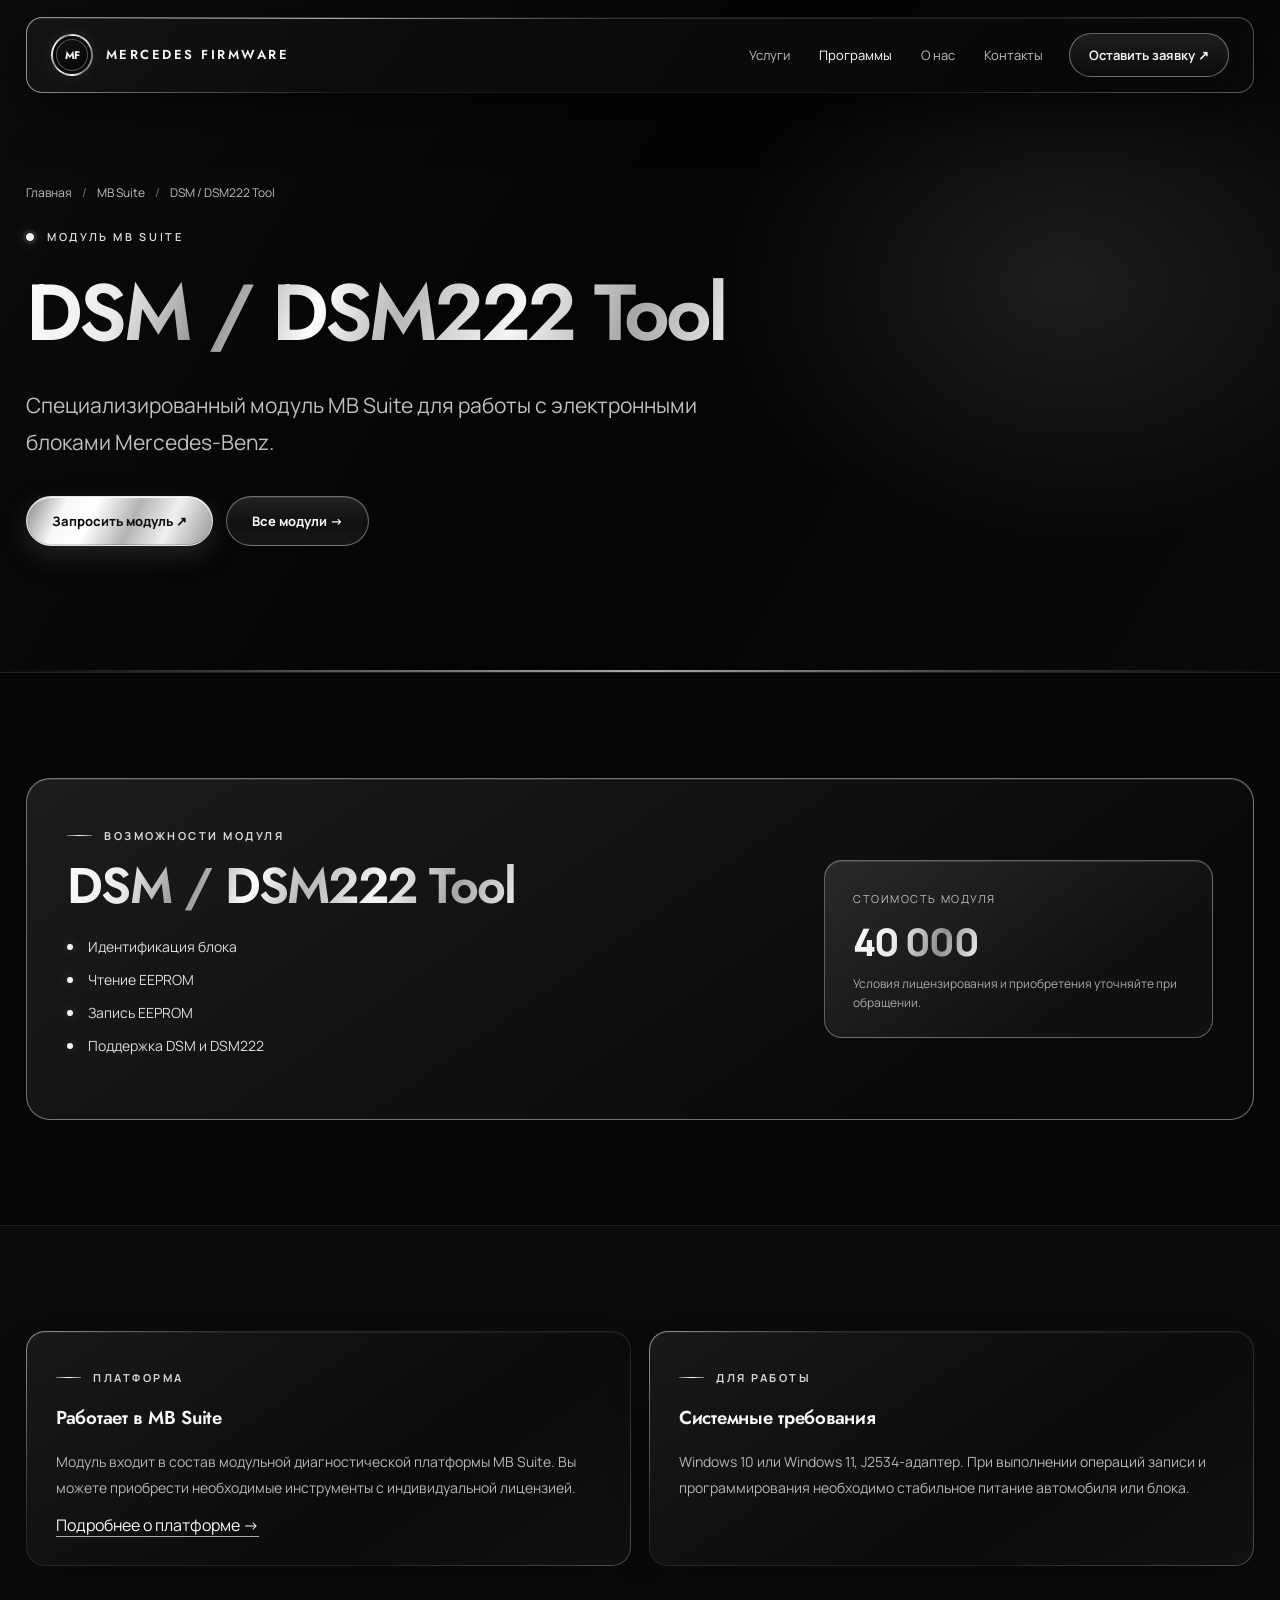
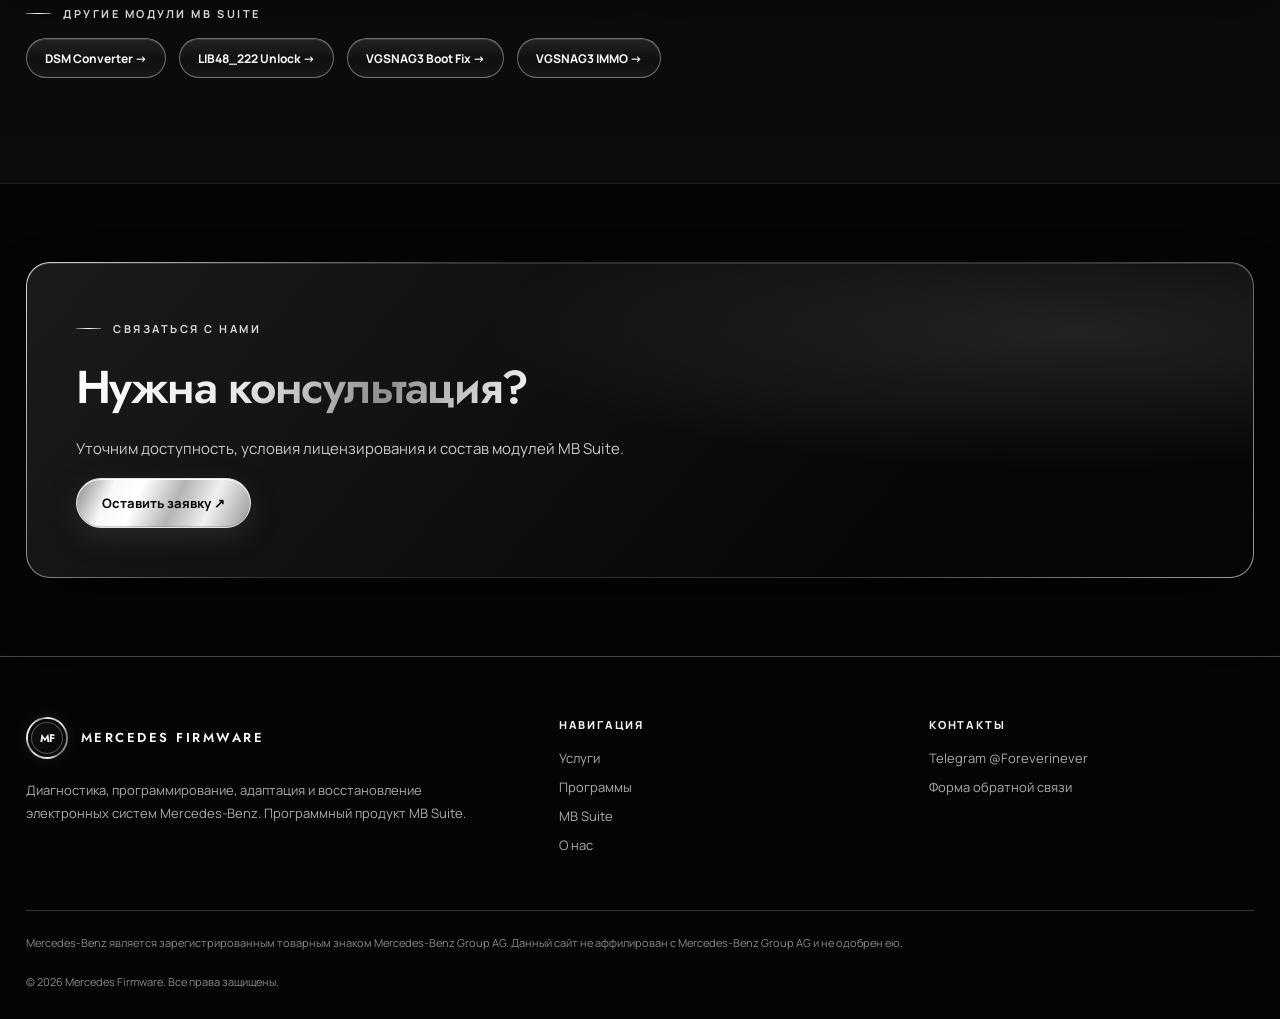
<file: modules/dsm-dsm222-tool.html>
<!doctype html>
<html lang="ru"><head><meta charset="utf-8"><meta name="viewport" content="width=device-width, initial-scale=1">
<meta name="theme-color" content="#090909"><meta name="description" content="DSM / DSM222 Tool является модулем диагностической платформы MB Suite для специалистов Mercedes-Benz.">
<title>DSM / DSM222 Tool | модуль MB Suite | Mercedes Firmware</title><script>try{const t=JSON.parse(sessionStorage.getItem('mf-page-transition')||'null');sessionStorage.removeItem('mf-page-transition');if(t&&t.to===location.pathname+location.search&&Date.now()-t.at<12000)document.documentElement.classList.add('page-arriving')}catch(e){}</script><link rel="preconnect" href="https://fonts.googleapis.com">
<link rel="preconnect" href="https://fonts.gstatic.com" crossorigin>
<link href="https://fonts.googleapis.com/css2?family=Jost:wght@400;500;600;700&family=Manrope:wght@400;500;600;700;800&display=swap" rel="stylesheet">
<link rel="stylesheet" href="../assets/style.css?v=formfix-20261016"><script src="../assets/app.js?v=formfix-20261016" defer></script></head><body>
<a class="skip" href="#main">Перейти к содержимому</a>
<header class="nav-wrap" id="navWrap"><div class="container"><div class="nav">
<a class="brand" href="../index.html" aria-label="Mercedes Firmware. На главную"><span class="brand-mark">MF</span><span>MERCEDES FIRMWARE</span></a>
<nav class="nav-links" aria-label="Главное меню"><a href="../index.html#services" class="">Услуги</a><a href="../index.html#programs" class="active">Программы</a><a href="../index.html#about" class="">О нас</a><a href="../index.html#contact" class="">Контакты</a></nav>
<a class="nav-cta" href="../index.html#contact">Оставить заявку ↗</a>
<button class="menu-btn" id="menuBtn" type="button" aria-label="Открыть меню" aria-controls="mobileMenu" aria-expanded="false">☰</button>
<nav class="mobile-menu" id="mobileMenu" aria-label="Мобильное меню"><a href="../index.html#services" class="">Услуги</a><a href="../index.html#programs" class="active">Программы</a><a href="../index.html#about" class="">О нас</a><a href="../index.html#contact" class="">Контакты</a></nav>
</div></div></header>
<main id="main"><section class="hero hero-product"><div class="container"><div class="hero-inner"><div>
<div class="breadcrumb"><a href="../index.html">Главная</a><span class="sep">/</span><a href="../mb-suite.html">MB Suite</a><span class="sep">/</span><span>DSM / DSM222 Tool</span></div>
<div class="eyebrow"><span class="dot"></span> Модуль MB Suite</div>
<h1 style="font-size:clamp(47px,6.2vw,85px)"><span class="gradient-text">DSM / DSM222 Tool</span></h1>
<p class="hero-copy">Специализированный модуль MB Suite для работы с электронными блоками Mercedes-Benz.</p>
<div class="hero-actions"><a class="btn btn-primary" href="../index.html?request=DSM%20%2F%20DSM222%20Tool#contact">Запросить модуль ↗</a><a class="btn btn-outline" href="../mb-suite.html#modules">Все модули →</a></div>
</div></div></div></section>
<section><div class="container"><div class="module-intro reveal"><div><div class="kicker">Возможности модуля</div><h2><span class="gradient-text">DSM / DSM222 Tool</span></h2><ul class="clean-list"><li>Идентификация блока</li><li>Чтение EEPROM</li><li>Запись EEPROM</li><li>Поддержка DSM и DSM222</li></ul></div>
<div class="module-price"><span>Стоимость модуля</span><strong>40 000</strong><small>Условия лицензирования и приобретения уточняйте при обращении.</small></div></div></div></section>
<section class="section-alt"><div class="container"><div class="info-grid"><article class="info-card reveal"><div class="kicker">Платформа</div><h3>Работает в MB Suite</h3><p>Модуль входит в состав модульной диагностической платформы MB Suite. Вы можете приобрести необходимые инструменты с индивидуальной лицензией.</p><a class="text-link" href="../mb-suite.html">Подробнее о платформе →</a></article>
<article class="info-card reveal"><div class="kicker">Для работы</div><h3>Системные требования</h3><p>Windows 10 или Windows 11, J2534-адаптер. При выполнении операций записи и программирования необходимо стабильное питание автомобиля или блока.</p></article></div>
<div style="margin-top:31px"><div class="kicker">Другие модули MB Suite</div><div class="hero-actions" style="margin-top:17px"><a class="btn btn-outline btn-small" href="dsm-converter.html">DSM Converter →</a><a class="btn btn-outline btn-small" href="lib48-222-unlock.html">LIB48_222 Unlock →</a><a class="btn btn-outline btn-small" href="vgsnag3-boot-fix.html">VGSNAG3 Boot Fix →</a><a class="btn btn-outline btn-small" href="vgsnag3-immo.html">VGSNAG3 IMMO →</a></div></div></div></section>
<section class="section-compact"><div class="container"><div class="program-panel reveal" style="grid-template-columns:1fr"><div><div class="kicker">Связаться с нами</div><h3 style="font-size:clamp(30px,4vw,46px)">Нужна консультация?</h3><p>Уточним доступность, условия лицензирования и состав модулей MB Suite.</p><a class="btn btn-primary" href="../index.html?request=DSM%20%2F%20DSM222%20Tool#contact">Оставить заявку ↗</a></div></div></div></section></main>
<footer><div class="container"><div class="footer-grid">
<div><a class="brand" href="../index.html"><span class="brand-mark">MF</span><span>MERCEDES FIRMWARE</span></a>
<p class="footer-copy">Диагностика, программирование, адаптация и восстановление электронных систем Mercedes-Benz. Программный продукт MB Suite.</p></div>
<div><div class="footer-title">Навигация</div><ul>
<li><a href="../index.html#services">Услуги</a></li><li><a href="../index.html#programs">Программы</a></li><li><a href="../mb-suite.html">MB Suite</a></li><li><a href="../index.html#about">О нас</a></li></ul></div>
<div><div class="footer-title">Контакты</div><ul><li><a href="https://t.me/Foreverinever" target="_blank" rel="noopener noreferrer">Telegram @Foreverinever</a></li>
<li><a href="../index.html#contact">Форма обратной связи</a></li></ul></div></div>
<div class="legal">Mercedes-Benz является зарегистрированным товарным знаком Mercedes-Benz Group AG. Данный сайт не аффилирован с Mercedes-Benz Group AG и не одобрен ею.<br><br>© <span data-year>2026</span> Mercedes Firmware. Все права защищены.</div>
</div></footer></body></html>
</file>
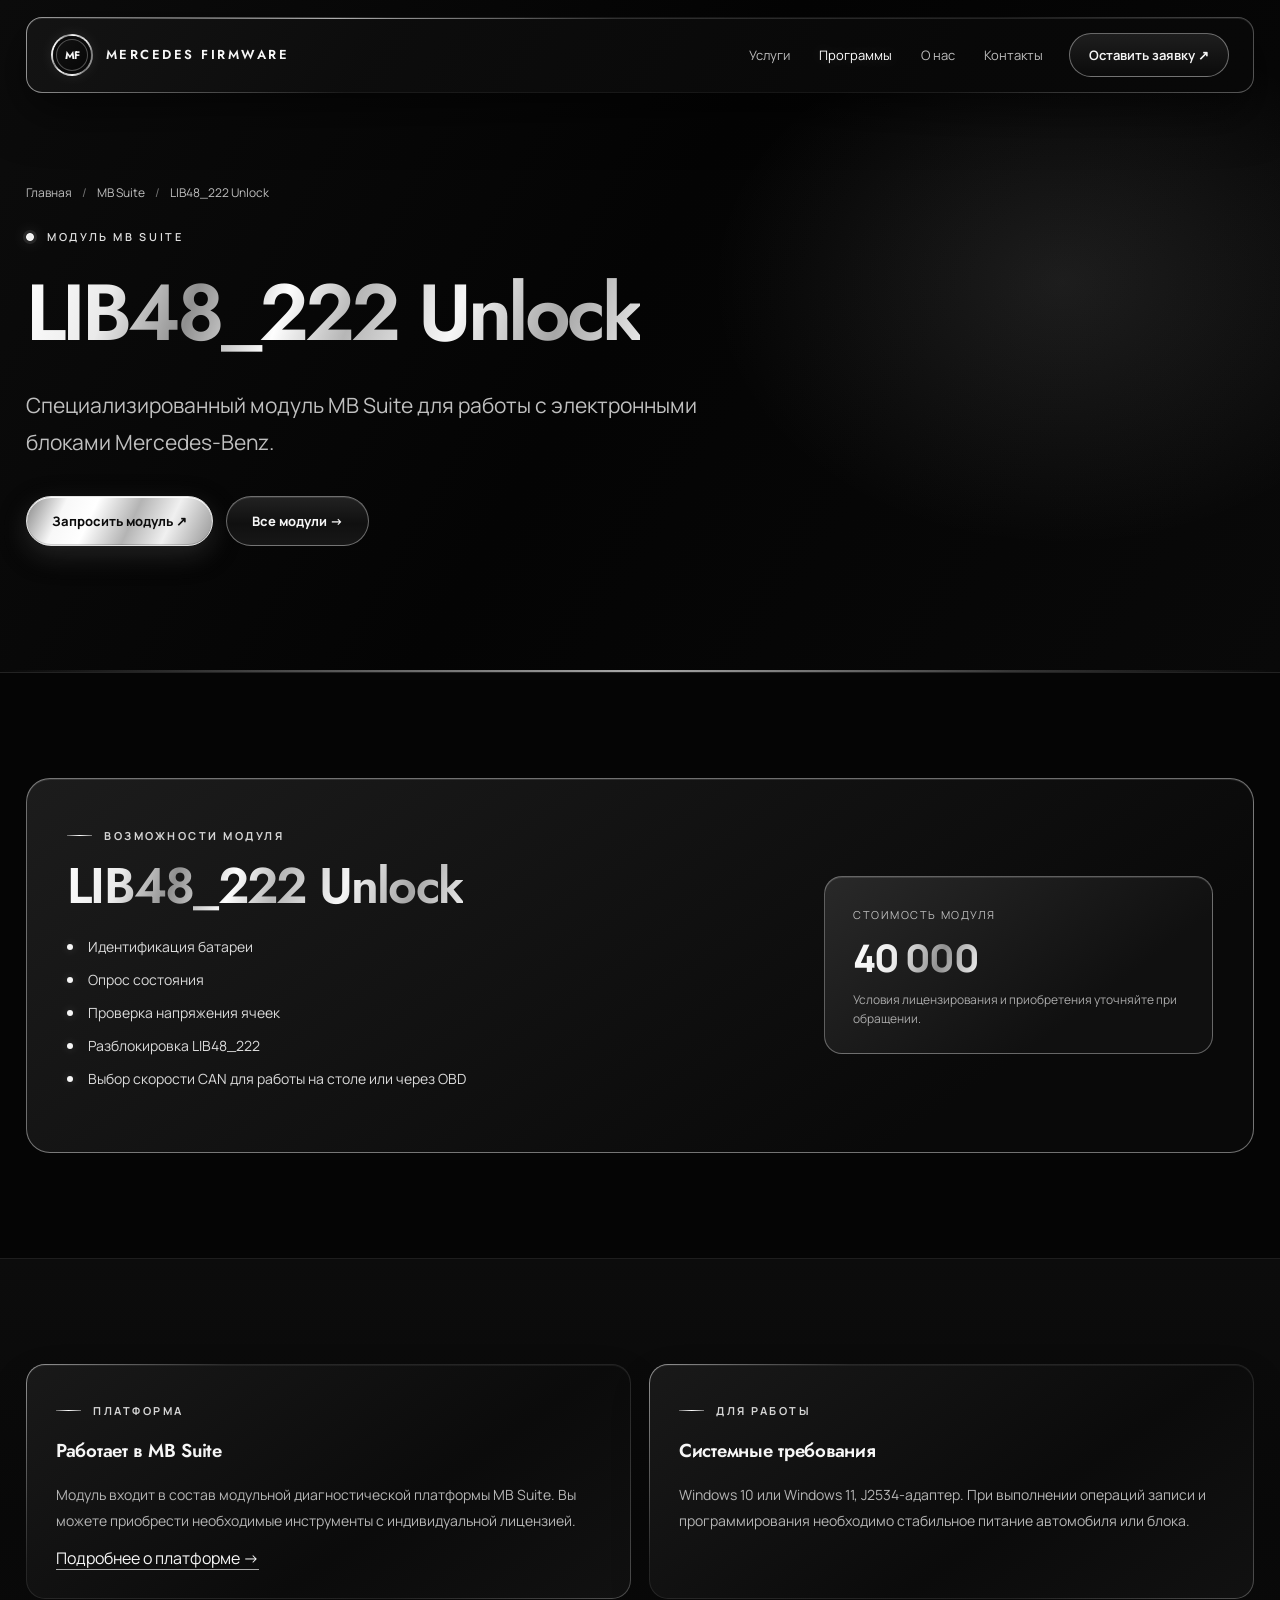
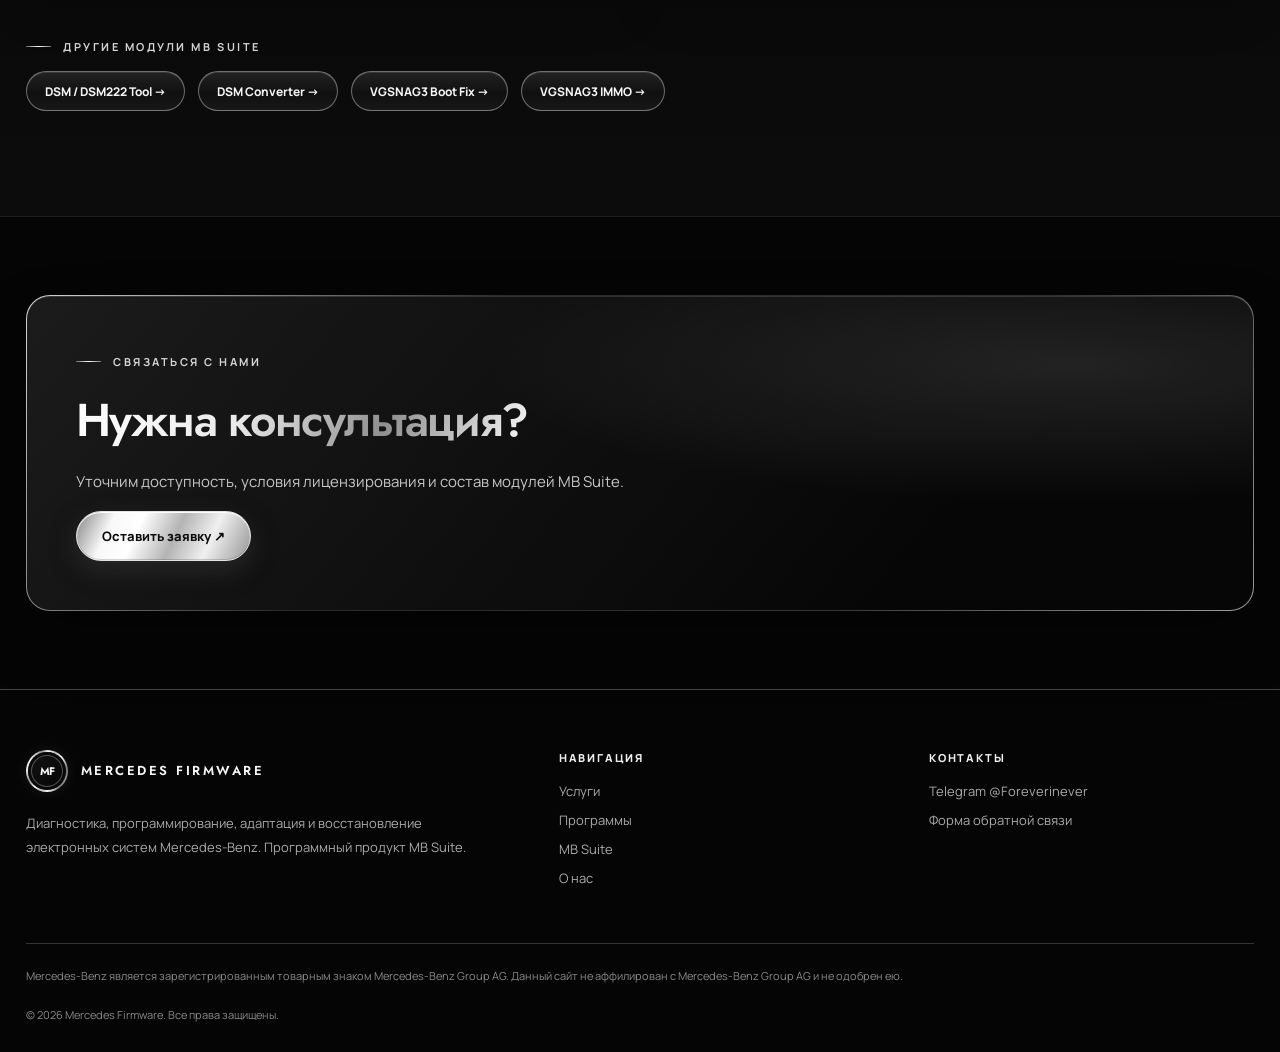
<file: modules/lib48-222-unlock.html>
<!doctype html>
<html lang="ru"><head><meta charset="utf-8"><meta name="viewport" content="width=device-width, initial-scale=1">
<meta name="theme-color" content="#090909"><meta name="description" content="LIB48_222 Unlock является модулем диагностической платформы MB Suite для специалистов Mercedes-Benz.">
<title>LIB48_222 Unlock | модуль MB Suite | Mercedes Firmware</title><script>try{const t=JSON.parse(sessionStorage.getItem('mf-page-transition')||'null');sessionStorage.removeItem('mf-page-transition');if(t&&t.to===location.pathname+location.search&&Date.now()-t.at<12000)document.documentElement.classList.add('page-arriving')}catch(e){}</script><link rel="preconnect" href="https://fonts.googleapis.com">
<link rel="preconnect" href="https://fonts.gstatic.com" crossorigin>
<link href="https://fonts.googleapis.com/css2?family=Jost:wght@400;500;600;700&family=Manrope:wght@400;500;600;700;800&display=swap" rel="stylesheet">
<link rel="stylesheet" href="../assets/style.css?v=formfix-20261016"><script src="../assets/app.js?v=formfix-20261016" defer></script></head><body>
<a class="skip" href="#main">Перейти к содержимому</a>
<header class="nav-wrap" id="navWrap"><div class="container"><div class="nav">
<a class="brand" href="../index.html" aria-label="Mercedes Firmware. На главную"><span class="brand-mark">MF</span><span>MERCEDES FIRMWARE</span></a>
<nav class="nav-links" aria-label="Главное меню"><a href="../index.html#services" class="">Услуги</a><a href="../index.html#programs" class="active">Программы</a><a href="../index.html#about" class="">О нас</a><a href="../index.html#contact" class="">Контакты</a></nav>
<a class="nav-cta" href="../index.html#contact">Оставить заявку ↗</a>
<button class="menu-btn" id="menuBtn" type="button" aria-label="Открыть меню" aria-controls="mobileMenu" aria-expanded="false">☰</button>
<nav class="mobile-menu" id="mobileMenu" aria-label="Мобильное меню"><a href="../index.html#services" class="">Услуги</a><a href="../index.html#programs" class="active">Программы</a><a href="../index.html#about" class="">О нас</a><a href="../index.html#contact" class="">Контакты</a></nav>
</div></div></header>
<main id="main"><section class="hero hero-product"><div class="container"><div class="hero-inner"><div>
<div class="breadcrumb"><a href="../index.html">Главная</a><span class="sep">/</span><a href="../mb-suite.html">MB Suite</a><span class="sep">/</span><span>LIB48_222 Unlock</span></div>
<div class="eyebrow"><span class="dot"></span> Модуль MB Suite</div>
<h1 style="font-size:clamp(47px,6.2vw,85px)"><span class="gradient-text">LIB48_222 Unlock</span></h1>
<p class="hero-copy">Специализированный модуль MB Suite для работы с электронными блоками Mercedes-Benz.</p>
<div class="hero-actions"><a class="btn btn-primary" href="../index.html?request=LIB48_222%20Unlock#contact">Запросить модуль ↗</a><a class="btn btn-outline" href="../mb-suite.html#modules">Все модули →</a></div>
</div></div></div></section>
<section><div class="container"><div class="module-intro reveal"><div><div class="kicker">Возможности модуля</div><h2><span class="gradient-text">LIB48_222 Unlock</span></h2><ul class="clean-list"><li>Идентификация батареи</li><li>Опрос состояния</li><li>Проверка напряжения ячеек</li><li>Разблокировка LIB48_222</li><li>Выбор скорости CAN для работы на столе или через OBD</li></ul></div>
<div class="module-price"><span>Стоимость модуля</span><strong>40 000</strong><small>Условия лицензирования и приобретения уточняйте при обращении.</small></div></div></div></section>
<section class="section-alt"><div class="container"><div class="info-grid"><article class="info-card reveal"><div class="kicker">Платформа</div><h3>Работает в MB Suite</h3><p>Модуль входит в состав модульной диагностической платформы MB Suite. Вы можете приобрести необходимые инструменты с индивидуальной лицензией.</p><a class="text-link" href="../mb-suite.html">Подробнее о платформе →</a></article>
<article class="info-card reveal"><div class="kicker">Для работы</div><h3>Системные требования</h3><p>Windows 10 или Windows 11, J2534-адаптер. При выполнении операций записи и программирования необходимо стабильное питание автомобиля или блока.</p></article></div>
<div style="margin-top:31px"><div class="kicker">Другие модули MB Suite</div><div class="hero-actions" style="margin-top:17px"><a class="btn btn-outline btn-small" href="dsm-dsm222-tool.html">DSM / DSM222 Tool →</a><a class="btn btn-outline btn-small" href="dsm-converter.html">DSM Converter →</a><a class="btn btn-outline btn-small" href="vgsnag3-boot-fix.html">VGSNAG3 Boot Fix →</a><a class="btn btn-outline btn-small" href="vgsnag3-immo.html">VGSNAG3 IMMO →</a></div></div></div></section>
<section class="section-compact"><div class="container"><div class="program-panel reveal" style="grid-template-columns:1fr"><div><div class="kicker">Связаться с нами</div><h3 style="font-size:clamp(30px,4vw,46px)">Нужна консультация?</h3><p>Уточним доступность, условия лицензирования и состав модулей MB Suite.</p><a class="btn btn-primary" href="../index.html?request=LIB48_222%20Unlock#contact">Оставить заявку ↗</a></div></div></div></section></main>
<footer><div class="container"><div class="footer-grid">
<div><a class="brand" href="../index.html"><span class="brand-mark">MF</span><span>MERCEDES FIRMWARE</span></a>
<p class="footer-copy">Диагностика, программирование, адаптация и восстановление электронных систем Mercedes-Benz. Программный продукт MB Suite.</p></div>
<div><div class="footer-title">Навигация</div><ul>
<li><a href="../index.html#services">Услуги</a></li><li><a href="../index.html#programs">Программы</a></li><li><a href="../mb-suite.html">MB Suite</a></li><li><a href="../index.html#about">О нас</a></li></ul></div>
<div><div class="footer-title">Контакты</div><ul><li><a href="https://t.me/Foreverinever" target="_blank" rel="noopener noreferrer">Telegram @Foreverinever</a></li>
<li><a href="../index.html#contact">Форма обратной связи</a></li></ul></div></div>
<div class="legal">Mercedes-Benz является зарегистрированным товарным знаком Mercedes-Benz Group AG. Данный сайт не аффилирован с Mercedes-Benz Group AG и не одобрен ею.<br><br>© <span data-year>2026</span> Mercedes Firmware. Все права защищены.</div>
</div></footer></body></html>
</file>
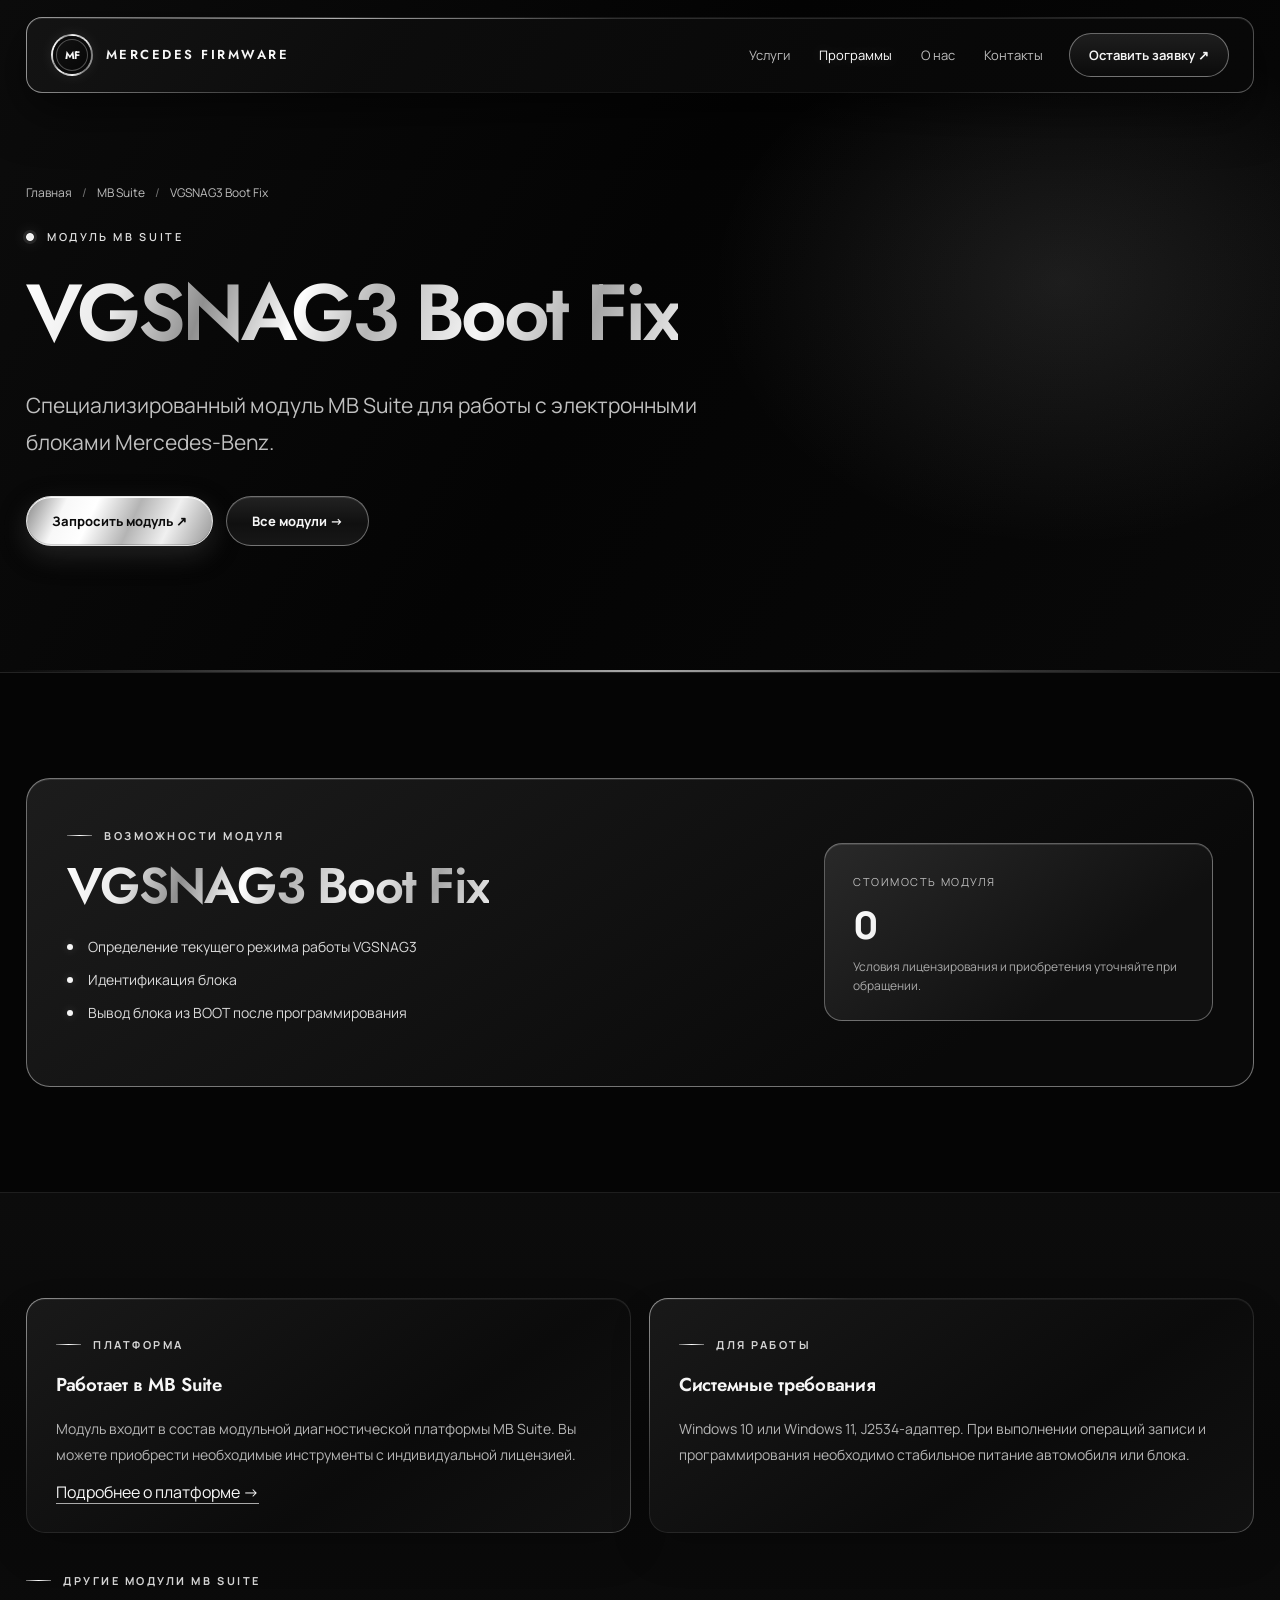
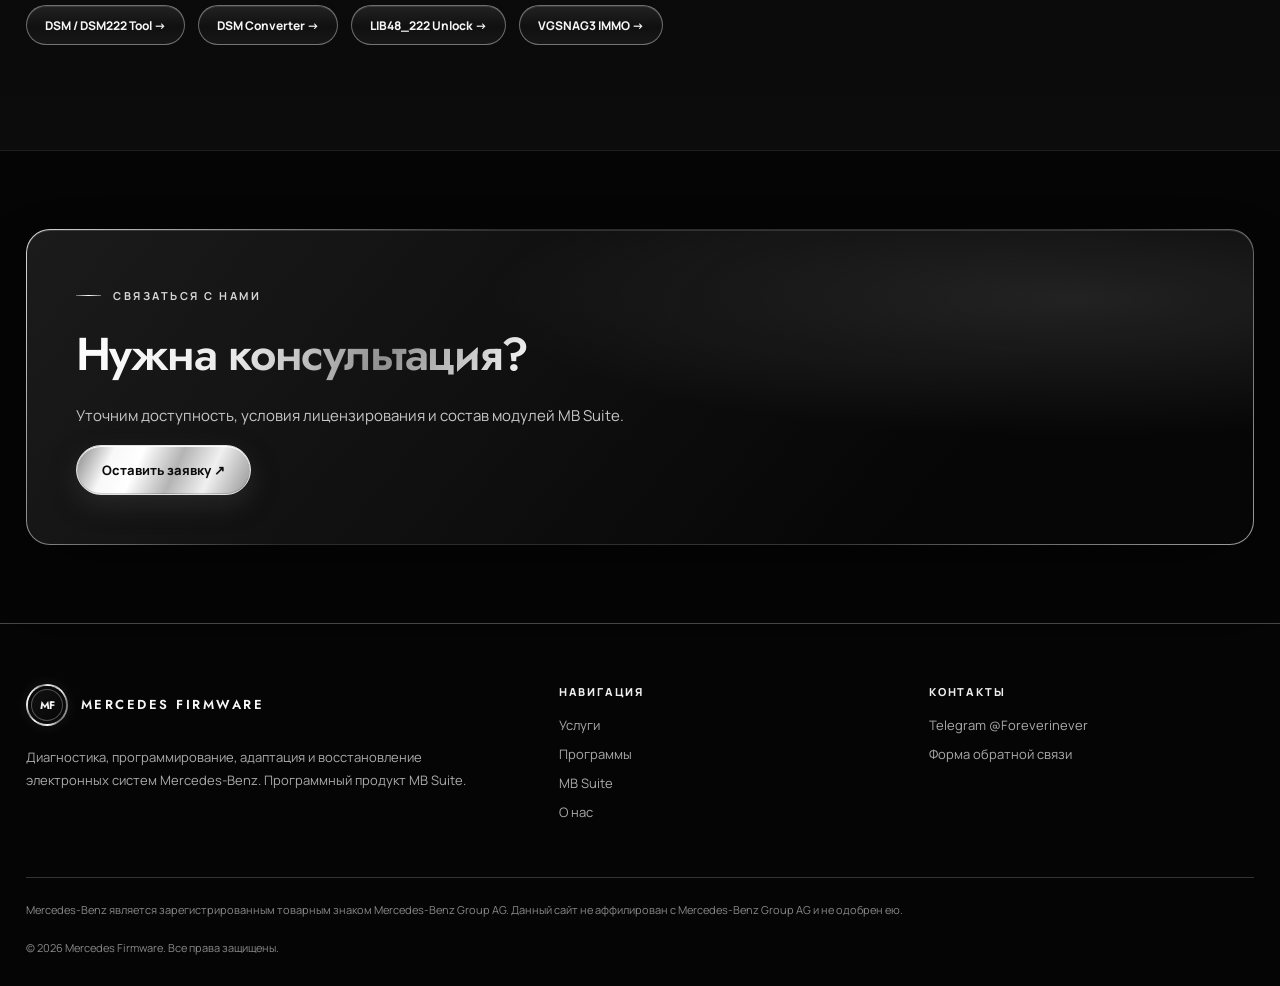
<file: modules/vgsnag3-boot-fix.html>
<!doctype html>
<html lang="ru"><head><meta charset="utf-8"><meta name="viewport" content="width=device-width, initial-scale=1">
<meta name="theme-color" content="#090909"><meta name="description" content="VGSNAG3 Boot Fix является модулем диагностической платформы MB Suite для специалистов Mercedes-Benz.">
<title>VGSNAG3 Boot Fix | модуль MB Suite | Mercedes Firmware</title><script>try{const t=JSON.parse(sessionStorage.getItem('mf-page-transition')||'null');sessionStorage.removeItem('mf-page-transition');if(t&&t.to===location.pathname+location.search&&Date.now()-t.at<12000)document.documentElement.classList.add('page-arriving')}catch(e){}</script><link rel="preconnect" href="https://fonts.googleapis.com">
<link rel="preconnect" href="https://fonts.gstatic.com" crossorigin>
<link href="https://fonts.googleapis.com/css2?family=Jost:wght@400;500;600;700&family=Manrope:wght@400;500;600;700;800&display=swap" rel="stylesheet">
<link rel="stylesheet" href="../assets/style.css?v=formfix-20261016"><script src="../assets/app.js?v=formfix-20261016" defer></script></head><body>
<a class="skip" href="#main">Перейти к содержимому</a>
<header class="nav-wrap" id="navWrap"><div class="container"><div class="nav">
<a class="brand" href="../index.html" aria-label="Mercedes Firmware. На главную"><span class="brand-mark">MF</span><span>MERCEDES FIRMWARE</span></a>
<nav class="nav-links" aria-label="Главное меню"><a href="../index.html#services" class="">Услуги</a><a href="../index.html#programs" class="active">Программы</a><a href="../index.html#about" class="">О нас</a><a href="../index.html#contact" class="">Контакты</a></nav>
<a class="nav-cta" href="../index.html#contact">Оставить заявку ↗</a>
<button class="menu-btn" id="menuBtn" type="button" aria-label="Открыть меню" aria-controls="mobileMenu" aria-expanded="false">☰</button>
<nav class="mobile-menu" id="mobileMenu" aria-label="Мобильное меню"><a href="../index.html#services" class="">Услуги</a><a href="../index.html#programs" class="active">Программы</a><a href="../index.html#about" class="">О нас</a><a href="../index.html#contact" class="">Контакты</a></nav>
</div></div></header>
<main id="main"><section class="hero hero-product"><div class="container"><div class="hero-inner"><div>
<div class="breadcrumb"><a href="../index.html">Главная</a><span class="sep">/</span><a href="../mb-suite.html">MB Suite</a><span class="sep">/</span><span>VGSNAG3 Boot Fix</span></div>
<div class="eyebrow"><span class="dot"></span> Модуль MB Suite</div>
<h1 style="font-size:clamp(47px,6.2vw,85px)"><span class="gradient-text">VGSNAG3 Boot Fix</span></h1>
<p class="hero-copy">Специализированный модуль MB Suite для работы с электронными блоками Mercedes-Benz.</p>
<div class="hero-actions"><a class="btn btn-primary" href="../index.html?request=VGSNAG3%20Boot%20Fix#contact">Запросить модуль ↗</a><a class="btn btn-outline" href="../mb-suite.html#modules">Все модули →</a></div>
</div></div></div></section>
<section><div class="container"><div class="module-intro reveal"><div><div class="kicker">Возможности модуля</div><h2><span class="gradient-text">VGSNAG3 Boot Fix</span></h2><ul class="clean-list"><li>Определение текущего режима работы VGSNAG3</li><li>Идентификация блока</li><li>Вывод блока из BOOT после программирования</li></ul></div>
<div class="module-price"><span>Стоимость модуля</span><strong>0</strong><small>Условия лицензирования и приобретения уточняйте при обращении.</small></div></div></div></section>
<section class="section-alt"><div class="container"><div class="info-grid"><article class="info-card reveal"><div class="kicker">Платформа</div><h3>Работает в MB Suite</h3><p>Модуль входит в состав модульной диагностической платформы MB Suite. Вы можете приобрести необходимые инструменты с индивидуальной лицензией.</p><a class="text-link" href="../mb-suite.html">Подробнее о платформе →</a></article>
<article class="info-card reveal"><div class="kicker">Для работы</div><h3>Системные требования</h3><p>Windows 10 или Windows 11, J2534-адаптер. При выполнении операций записи и программирования необходимо стабильное питание автомобиля или блока.</p></article></div>
<div style="margin-top:31px"><div class="kicker">Другие модули MB Suite</div><div class="hero-actions" style="margin-top:17px"><a class="btn btn-outline btn-small" href="dsm-dsm222-tool.html">DSM / DSM222 Tool →</a><a class="btn btn-outline btn-small" href="dsm-converter.html">DSM Converter →</a><a class="btn btn-outline btn-small" href="lib48-222-unlock.html">LIB48_222 Unlock →</a><a class="btn btn-outline btn-small" href="vgsnag3-immo.html">VGSNAG3 IMMO →</a></div></div></div></section>
<section class="section-compact"><div class="container"><div class="program-panel reveal" style="grid-template-columns:1fr"><div><div class="kicker">Связаться с нами</div><h3 style="font-size:clamp(30px,4vw,46px)">Нужна консультация?</h3><p>Уточним доступность, условия лицензирования и состав модулей MB Suite.</p><a class="btn btn-primary" href="../index.html?request=VGSNAG3%20Boot%20Fix#contact">Оставить заявку ↗</a></div></div></div></section></main>
<footer><div class="container"><div class="footer-grid">
<div><a class="brand" href="../index.html"><span class="brand-mark">MF</span><span>MERCEDES FIRMWARE</span></a>
<p class="footer-copy">Диагностика, программирование, адаптация и восстановление электронных систем Mercedes-Benz. Программный продукт MB Suite.</p></div>
<div><div class="footer-title">Навигация</div><ul>
<li><a href="../index.html#services">Услуги</a></li><li><a href="../index.html#programs">Программы</a></li><li><a href="../mb-suite.html">MB Suite</a></li><li><a href="../index.html#about">О нас</a></li></ul></div>
<div><div class="footer-title">Контакты</div><ul><li><a href="https://t.me/Foreverinever" target="_blank" rel="noopener noreferrer">Telegram @Foreverinever</a></li>
<li><a href="../index.html#contact">Форма обратной связи</a></li></ul></div></div>
<div class="legal">Mercedes-Benz является зарегистрированным товарным знаком Mercedes-Benz Group AG. Данный сайт не аффилирован с Mercedes-Benz Group AG и не одобрен ею.<br><br>© <span data-year>2026</span> Mercedes Firmware. Все права защищены.</div>
</div></footer></body></html>
</file>
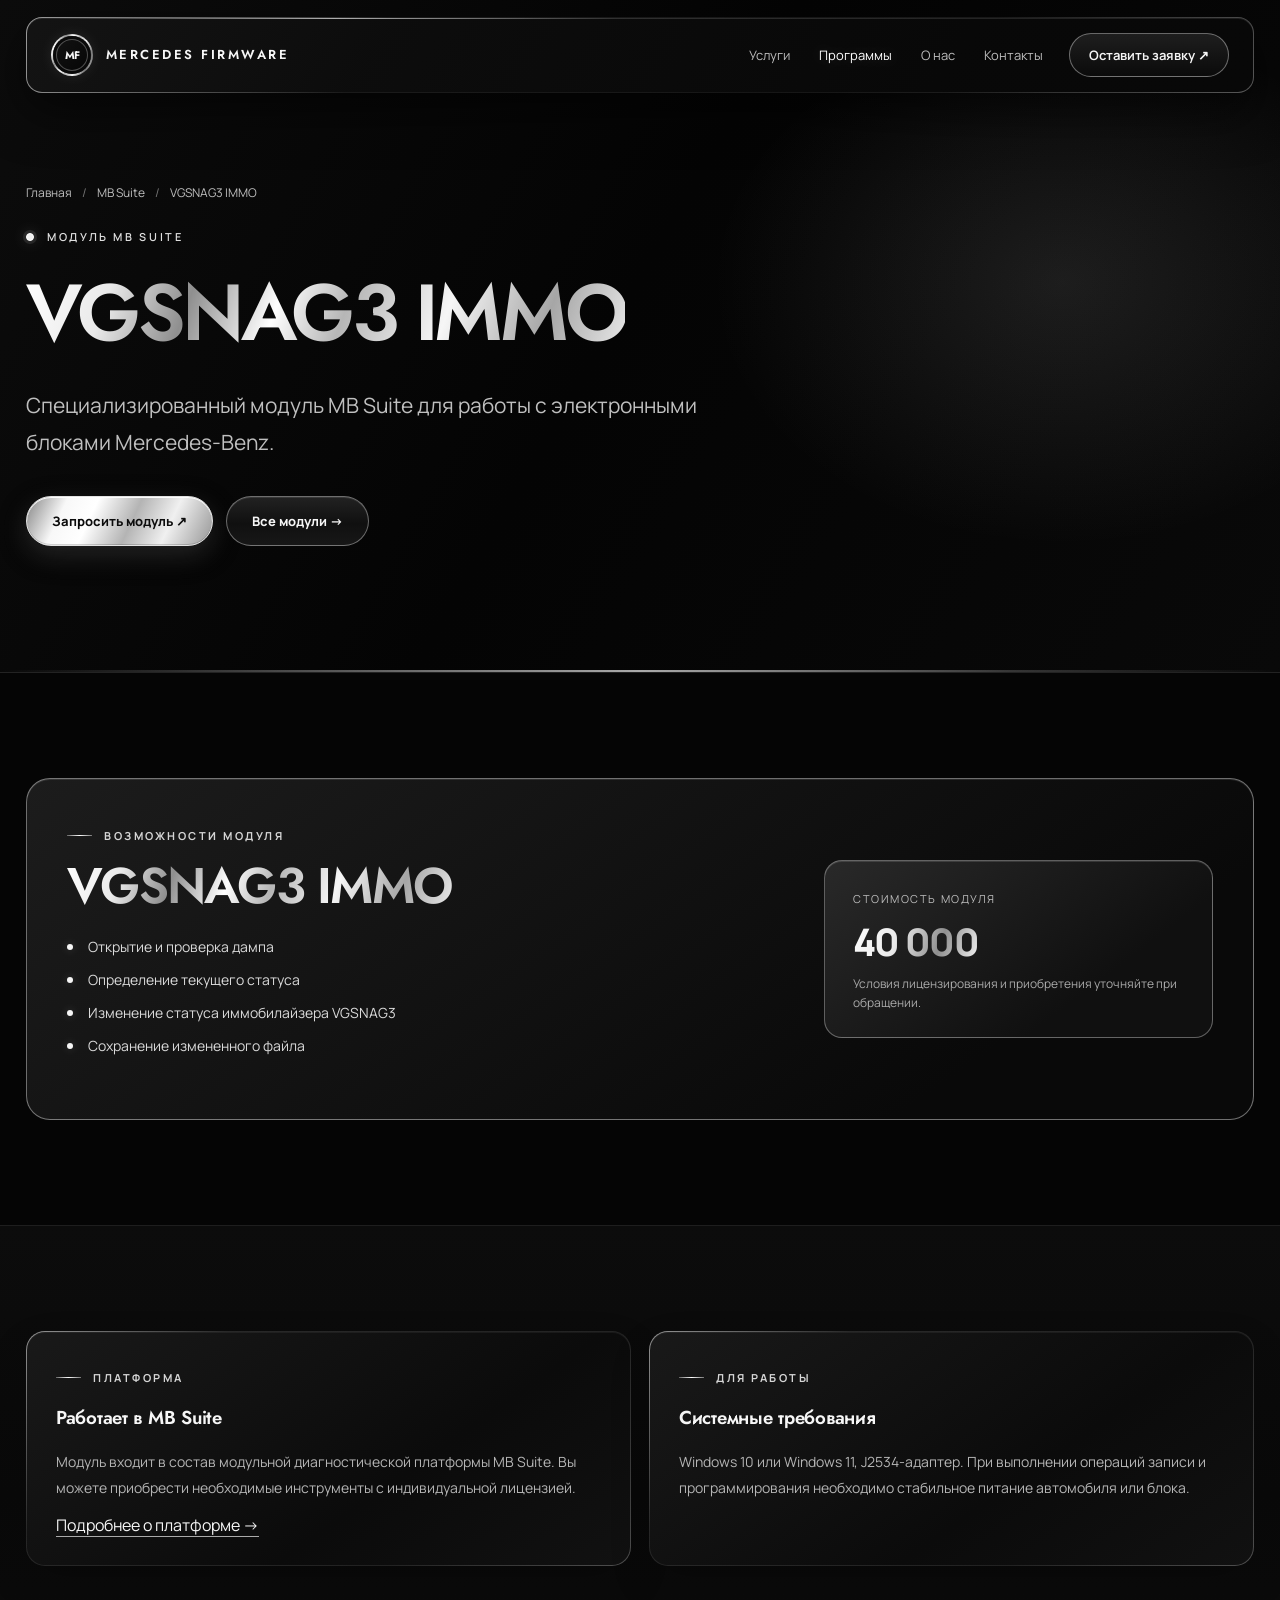
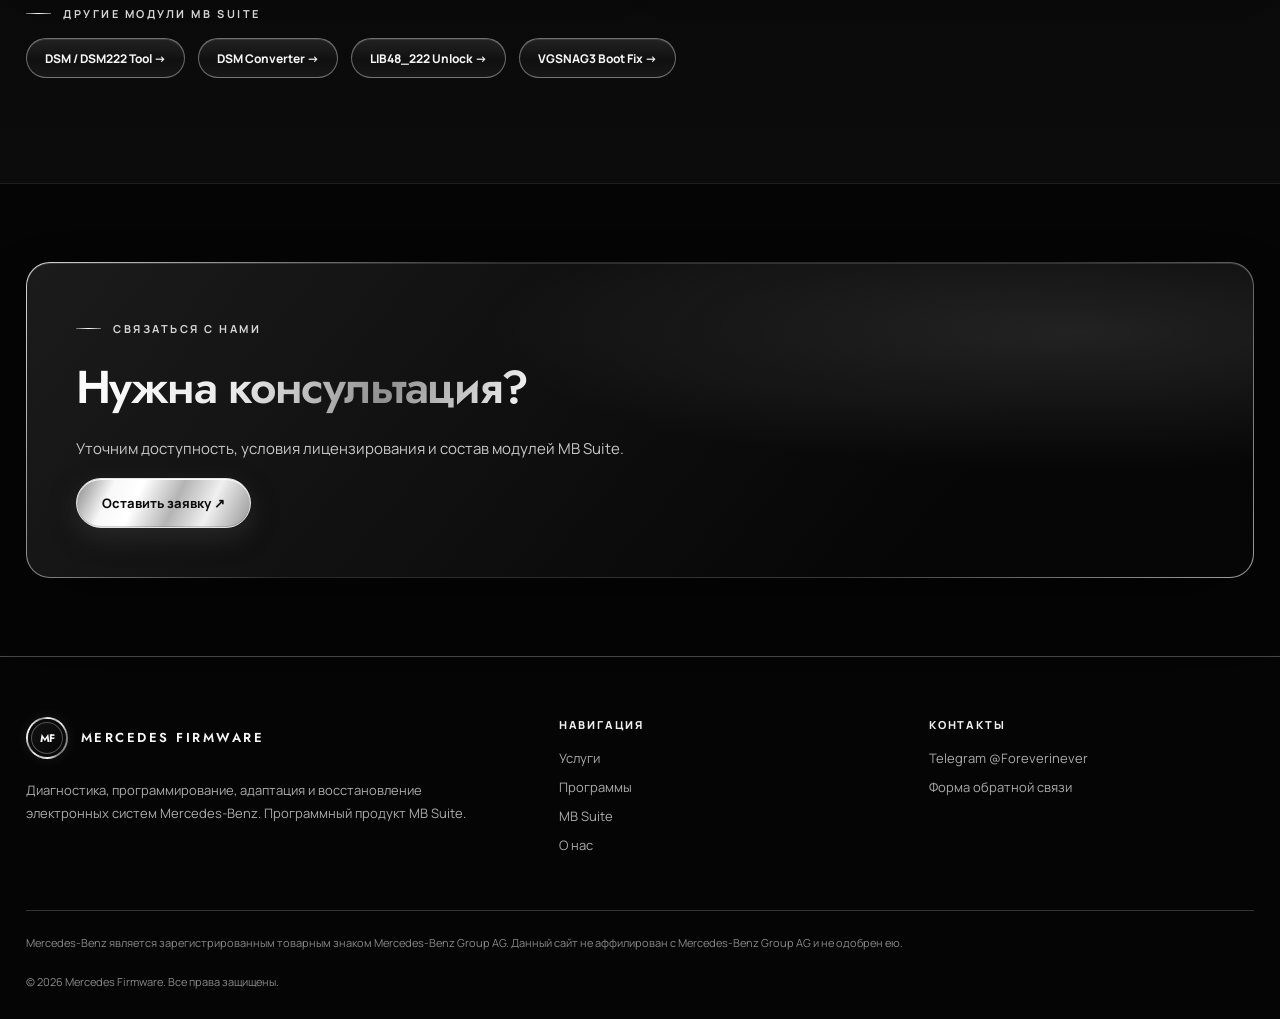
<file: modules/vgsnag3-immo.html>
<!doctype html>
<html lang="ru"><head><meta charset="utf-8"><meta name="viewport" content="width=device-width, initial-scale=1">
<meta name="theme-color" content="#090909"><meta name="description" content="VGSNAG3 IMMO является модулем диагностической платформы MB Suite для специалистов Mercedes-Benz.">
<title>VGSNAG3 IMMO | модуль MB Suite | Mercedes Firmware</title><script>try{const t=JSON.parse(sessionStorage.getItem('mf-page-transition')||'null');sessionStorage.removeItem('mf-page-transition');if(t&&t.to===location.pathname+location.search&&Date.now()-t.at<12000)document.documentElement.classList.add('page-arriving')}catch(e){}</script><link rel="preconnect" href="https://fonts.googleapis.com">
<link rel="preconnect" href="https://fonts.gstatic.com" crossorigin>
<link href="https://fonts.googleapis.com/css2?family=Jost:wght@400;500;600;700&family=Manrope:wght@400;500;600;700;800&display=swap" rel="stylesheet">
<link rel="stylesheet" href="../assets/style.css?v=formfix-20261016"><script src="../assets/app.js?v=formfix-20261016" defer></script></head><body>
<a class="skip" href="#main">Перейти к содержимому</a>
<header class="nav-wrap" id="navWrap"><div class="container"><div class="nav">
<a class="brand" href="../index.html" aria-label="Mercedes Firmware. На главную"><span class="brand-mark">MF</span><span>MERCEDES FIRMWARE</span></a>
<nav class="nav-links" aria-label="Главное меню"><a href="../index.html#services" class="">Услуги</a><a href="../index.html#programs" class="active">Программы</a><a href="../index.html#about" class="">О нас</a><a href="../index.html#contact" class="">Контакты</a></nav>
<a class="nav-cta" href="../index.html#contact">Оставить заявку ↗</a>
<button class="menu-btn" id="menuBtn" type="button" aria-label="Открыть меню" aria-controls="mobileMenu" aria-expanded="false">☰</button>
<nav class="mobile-menu" id="mobileMenu" aria-label="Мобильное меню"><a href="../index.html#services" class="">Услуги</a><a href="../index.html#programs" class="active">Программы</a><a href="../index.html#about" class="">О нас</a><a href="../index.html#contact" class="">Контакты</a></nav>
</div></div></header>
<main id="main"><section class="hero hero-product"><div class="container"><div class="hero-inner"><div>
<div class="breadcrumb"><a href="../index.html">Главная</a><span class="sep">/</span><a href="../mb-suite.html">MB Suite</a><span class="sep">/</span><span>VGSNAG3 IMMO</span></div>
<div class="eyebrow"><span class="dot"></span> Модуль MB Suite</div>
<h1 style="font-size:clamp(47px,6.2vw,85px)"><span class="gradient-text">VGSNAG3 IMMO</span></h1>
<p class="hero-copy">Специализированный модуль MB Suite для работы с электронными блоками Mercedes-Benz.</p>
<div class="hero-actions"><a class="btn btn-primary" href="../index.html?request=VGSNAG3%20IMMO#contact">Запросить модуль ↗</a><a class="btn btn-outline" href="../mb-suite.html#modules">Все модули →</a></div>
</div></div></div></section>
<section><div class="container"><div class="module-intro reveal"><div><div class="kicker">Возможности модуля</div><h2><span class="gradient-text">VGSNAG3 IMMO</span></h2><ul class="clean-list"><li>Открытие и проверка дампа</li><li>Определение текущего статуса</li><li>Изменение статуса иммобилайзера VGSNAG3</li><li>Сохранение измененного файла</li></ul></div>
<div class="module-price"><span>Стоимость модуля</span><strong>40 000</strong><small>Условия лицензирования и приобретения уточняйте при обращении.</small></div></div></div></section>
<section class="section-alt"><div class="container"><div class="info-grid"><article class="info-card reveal"><div class="kicker">Платформа</div><h3>Работает в MB Suite</h3><p>Модуль входит в состав модульной диагностической платформы MB Suite. Вы можете приобрести необходимые инструменты с индивидуальной лицензией.</p><a class="text-link" href="../mb-suite.html">Подробнее о платформе →</a></article>
<article class="info-card reveal"><div class="kicker">Для работы</div><h3>Системные требования</h3><p>Windows 10 или Windows 11, J2534-адаптер. При выполнении операций записи и программирования необходимо стабильное питание автомобиля или блока.</p></article></div>
<div style="margin-top:31px"><div class="kicker">Другие модули MB Suite</div><div class="hero-actions" style="margin-top:17px"><a class="btn btn-outline btn-small" href="dsm-dsm222-tool.html">DSM / DSM222 Tool →</a><a class="btn btn-outline btn-small" href="dsm-converter.html">DSM Converter →</a><a class="btn btn-outline btn-small" href="lib48-222-unlock.html">LIB48_222 Unlock →</a><a class="btn btn-outline btn-small" href="vgsnag3-boot-fix.html">VGSNAG3 Boot Fix →</a></div></div></div></section>
<section class="section-compact"><div class="container"><div class="program-panel reveal" style="grid-template-columns:1fr"><div><div class="kicker">Связаться с нами</div><h3 style="font-size:clamp(30px,4vw,46px)">Нужна консультация?</h3><p>Уточним доступность, условия лицензирования и состав модулей MB Suite.</p><a class="btn btn-primary" href="../index.html?request=VGSNAG3%20IMMO#contact">Оставить заявку ↗</a></div></div></div></section></main>
<footer><div class="container"><div class="footer-grid">
<div><a class="brand" href="../index.html"><span class="brand-mark">MF</span><span>MERCEDES FIRMWARE</span></a>
<p class="footer-copy">Диагностика, программирование, адаптация и восстановление электронных систем Mercedes-Benz. Программный продукт MB Suite.</p></div>
<div><div class="footer-title">Навигация</div><ul>
<li><a href="../index.html#services">Услуги</a></li><li><a href="../index.html#programs">Программы</a></li><li><a href="../mb-suite.html">MB Suite</a></li><li><a href="../index.html#about">О нас</a></li></ul></div>
<div><div class="footer-title">Контакты</div><ul><li><a href="https://t.me/Foreverinever" target="_blank" rel="noopener noreferrer">Telegram @Foreverinever</a></li>
<li><a href="../index.html#contact">Форма обратной связи</a></li></ul></div></div>
<div class="legal">Mercedes-Benz является зарегистрированным товарным знаком Mercedes-Benz Group AG. Данный сайт не аффилирован с Mercedes-Benz Group AG и не одобрен ею.<br><br>© <span data-year>2026</span> Mercedes Firmware. Все права защищены.</div>
</div></footer></body></html>
</file>
<file: assets/style.css>
/* Mercedes Firmware · Obsidian & Chrome edition
   An intentionally monochrome, metal-reflective visual system.
   No blue backgrounds, blue highlights, or external image dependencies. */
:root {
  --bg: #050505;
  --surface: #0d0d0d;
  --surface2: #131313;
  --surface3: #1b1b1b;
  --ink: #f6f6f6;
  --muted: #b6b6b6;
  --dim: #888;
  --silver: #d2d2d2;
  --silver-light: #fafafa;
  --stroke: rgba(220,220,220,.16);
  --stroke-strong: rgba(240,240,240,.38);
  --chrome: linear-gradient(112deg,#757575 0%,#fafafa 13%,#8c8c8c 27%,#fff 40%,#b7b7b7 51%,#f4f4f4 65%,#777 83%,#e4e4e4 100%);
  --chrome-text: linear-gradient(110deg,#fff 0%,#eaeaea 15%,#8f8f8f 28%,#fefefe 42%,#b6b6b6 53%,#f6f6f6 69%,#a6a6a6 85%,#eee 100%);
  --max: 1240px;
}
* { box-sizing: border-box; }
html { scroll-behavior: smooth; scroll-padding-top: 105px; }
body {
  margin: 0;
  background: #050505;
  color: var(--ink);
  font-family: "Manrope", "Segoe UI", Arial, sans-serif;
  font-weight: 400;
  -webkit-font-smoothing: antialiased;
  overflow-x: hidden;
}
a { color: inherit; text-decoration: none; }
button,input,textarea,select { font: inherit; }
button { cursor: pointer; }
::selection { color: #080808; background: #dedede; }
.container { width: min(var(--max),calc(100% - 52px)); margin: 0 auto; }
.skip { position: absolute; top: -100px; left: 10px; z-index: 500; background: white; color: black; padding: 10px 16px; }
.skip:focus { top: 10px; }

/* Mercedes Firmware typography: understated editorial Jost for display,
   precise Manrope for Cyrillic text, controls and functional information. */
h1,h2,h3,.brand,.module-name,.program-panel .program-code span {
  font-family: "Jost", "Manrope", "Segoe UI", sans-serif;
}
.nav-links a,.nav-cta,.btn,.eyebrow,.kicker,.footer-title,.price {
  font-family: "Manrope", "Segoe UI", Arial, sans-serif;
}
/* Floating navigation framed with a thin polished edge */
.nav-wrap { position: fixed; top: 0; left: 0; right: 0; z-index: 100; padding: 17px 0; transition: padding .2s; }
.nav-wrap.scrolled { padding: 8px 0; }
.nav {
  position: relative; min-height: 76px; display: flex; align-items: center; justify-content: space-between;
  gap: 26px; padding: 0 24px; border-radius: 16px;
  border: 1px solid transparent;
  background: linear-gradient(125deg,rgba(15,15,15,.97),rgba(5,5,5,.96)) padding-box,
              linear-gradient(125deg,rgba(255,255,255,.6),rgba(255,255,255,.08) 29%,rgba(255,255,255,.08) 76%,rgba(255,255,255,.32)) border-box;
  box-shadow: inset 0 1px 0 rgba(255,255,255,.09), 0 17px 50px rgba(0,0,0,.55);
  backdrop-filter: blur(18px);
}
.nav:after { content: ""; pointer-events: none; position: absolute; left: 26px; right: 26px; top: 0; height: 1px; opacity: .65; background: linear-gradient(90deg,transparent,#f7f7f7 24%,rgba(255,255,255,.10) 48%,transparent); }
.brand { display: inline-flex; align-items: center; gap: 13px; font-size: 13px; font-weight: 600; letter-spacing: .19em; line-height: 1.34; text-transform: uppercase; white-space: nowrap; }
.brand-mark {
  display: grid; place-items: center; flex-shrink: 0; width: 42px; height: 42px; border-radius: 50%;
  font-size: 11px; font-weight: 700; letter-spacing: -.06em;
  border: 2px solid transparent;
  background: linear-gradient(135deg,#131313,#050505) padding-box, var(--chrome) border-box;
  box-shadow: inset 0 0 0 3px #090909, inset 0 0 0 4px rgba(255,255,255,.28), 0 0 15px rgba(255,255,255,.08);
  color: #f7f7f7;
}
.nav-links { display: flex; align-items: center; gap: 29px; margin-left: auto; }
.nav-links a { color: #bcbcbc; font-size: 13px; transition: color .2s; }
.nav-links a:hover,.nav-links a.active { color: #fff; }
.nav-links a.active { text-shadow: 0 0 15px rgba(255,255,255,.25); }
.nav-cta { border: 1px solid rgba(255,255,255,.38); padding: 12px 19px; border-radius: 999px; color: #f5f5f5; background: linear-gradient(180deg,rgba(255,255,255,.09),rgba(255,255,255,.015)); font-size: 13px; font-weight: 650; white-space: nowrap; transition: background .2s,border-color .2s,box-shadow .2s; }
.nav-cta:hover { background: rgba(255,255,255,.13); border-color: #efefef; box-shadow: 0 0 22px rgba(255,255,255,.09); }
.menu-btn { display: none; background: #151515; border: 1px solid var(--stroke-strong); color: white; border-radius: 10px; width: 44px; height: 44px; font-size: 22px; }
.mobile-menu { display: none; }

/* Hero: pure black gallery space with reflected, not colored, light */
.hero { padding: 184px 0 126px; min-height: 670px; position: relative; overflow: hidden; border-bottom: 1px solid rgba(255,255,255,.12); isolation: isolate; }
.hero::before {
  content: ""; position: absolute; inset: 0; z-index: -1; pointer-events: none;
  background:
    radial-gradient(ellipse 37% 53% at 83% 42%,rgba(221,221,221,.105),transparent 74%),
    linear-gradient(120deg,#0c0c0c 0%,#040404 48%,#090909 100%);
}
.hero::after { content: ""; position: absolute; left: 0; right: 0; bottom: 0; height: 2px; background: linear-gradient(90deg,transparent 0%,#3a3a3a 13%,#eaeaea 50%,#484848 79%,transparent 100%); opacity: .72; }
.hero-inner { position: relative; z-index: 1; display: block; max-width: 990px; }
.hero-product { min-height: 540px; }
.hero-product .hero-inner { max-width: 1020px; }
.eyebrow { display: inline-flex; gap: 13px; align-items: center; font-size: 11px; font-weight: 600; letter-spacing: .24em; color: #dfdfdf; text-transform: uppercase; line-height: 1.65; }
.eyebrow .dot { display: inline-block; flex: 0 0 8px; width: 8px; height: 8px; border-radius: 50%; background: #efefef; border: 1px solid #fff; box-shadow: 0 0 0 3px rgba(255,255,255,.09),0 0 15px rgba(255,255,255,.3); }
h1 { font-weight: 600; letter-spacing: -.047em; line-height: 1.02; margin: 27px 0 0; font-size: clamp(66px,7.65vw,111px); }
h1 .subword { display: block; background: var(--chrome-text); background-clip: text; -webkit-background-clip: text; color: transparent; }
.hero-product h1 { font-size: clamp(62px,8vw,104px); }
.gradient-text { background: var(--chrome-text); background-clip: text; -webkit-background-clip: text; color: transparent; }
.hero-copy { font-size: clamp(17px,1.9vw,21px); line-height: 1.75; color: #bfbfbf; max-width: 730px; margin: 33px 0 0; }
.hero-copy strong { color: #fff; font-weight: 650; }
.hero-actions { display: flex; gap: 13px; flex-wrap: wrap; margin-top: 35px; }
.btn { min-height: 50px; border-radius: 999px; padding: 0 25px; display: inline-flex; align-items: center; justify-content: center; gap: 14px; font-size: 13px; font-weight: 750; transition: transform .22s,background .22s,border-color .22s,box-shadow .22s; text-align: center; }
.btn:hover { transform: translateY(-2px); }
.btn-primary {
  color: #0c0c0c; border: 1px solid #e3e3e3;
  background: linear-gradient(115deg,#858585 0%,#f8f8f8 20%,#fff 35%,#b4b4b4 56%,#f0f0f0 75%,#969696 100%);
  box-shadow: inset 0 1px 0 rgba(255,255,255,.95),inset 0 -1px 0 rgba(20,20,20,.18),0 9px 27px rgba(220,220,220,.15),0 9px 28px rgba(0,0,0,.48);
}
.btn-primary:hover { background: linear-gradient(112deg,#acacac 0%,#fff 24%,#ddd 55%,#fff 85%,#9a9a9a 100%); box-shadow: 0 8px 32px rgba(255,255,255,.23),0 8px 32px rgba(0,0,0,.5); }
.btn-outline { border: 1px solid rgba(232,232,232,.42); background: linear-gradient(180deg,#222 0%,#101010 55%,#171717 100%); color: #f5f5f5; box-shadow: inset 0 1px 0 rgba(255,255,255,.1); }
.btn-outline:hover { border-color: #ebebeb; background: linear-gradient(180deg,#343434,#181818); box-shadow: 0 0 23px rgba(255,255,255,.07); }
.btn-small { min-height: 40px; padding: 0 18px; font-size: 12px; }
.hero-note { font-size: 13px; color: #a0a0a0; margin-top: 29px; line-height: 1.75; max-width: 670px; }

section { position: relative; padding: 105px 0; }
.section-alt { background: linear-gradient(180deg,#0c0c0c 0%,#090909 48%,#0c0c0c 100%); border-top: 1px solid rgba(255,255,255,.075); border-bottom: 1px solid rgba(255,255,255,.075); }
.section-compact { padding: 78px 0; }
.section-head { max-width: 860px; margin-bottom: 43px; }
.section-head.center { text-align: center; margin-left: auto; margin-right: auto; }
.kicker { display: inline-flex; align-items: center; gap: 12px; color: #d5d5d5; letter-spacing: .23em; text-transform: uppercase; font-weight: 700; font-size: 11px; }
.kicker::before { content: ""; display: inline-block; width: 25px; height: 1px; background: linear-gradient(90deg,#666,#fff,#777); }
h2 { margin: 15px 0 0; font-size: clamp(38px,5vw,65px); line-height: 1.1; font-weight: 600; letter-spacing: -.035em; }
h3 { letter-spacing: -.015em; font-weight: 600; }
.section-sub { font-size: 16px; line-height: 1.85; color: var(--muted); margin: 20px 0 0; max-width: 770px; }
.section-head.center .section-sub { margin-left: auto; margin-right: auto; }
.intro-grid,.features-grid,.overview-grid { display: grid; grid-template-columns: repeat(3,minmax(0,1fr)); gap: 17px; }

/* Glass-black cards with visible specular metal edges */
.tile,.overview-card,.feature-card,.module-card,.info-card,.geo-box {
  position: relative; border: 1px solid transparent; border-radius: 19px; padding: 29px;
  background: linear-gradient(145deg,#191919 0%,#0b0b0b 62%,#111 100%) padding-box,
              linear-gradient(135deg,rgba(255,255,255,.57),rgba(255,255,255,.12) 24%,rgba(255,255,255,.10) 71%,rgba(240,240,240,.3) 100%) border-box;
  box-shadow: inset 0 1px 0 rgba(255,255,255,.055),0 18px 40px rgba(0,0,0,.16);
}
.tile::before,.overview-card::before,.feature-card::before { content: ""; position: absolute; top: 0; left: 27px; width: 88px; height: 2px; background: linear-gradient(90deg,#f5f5f5,#888,transparent); opacity: .76; }
.tile .tile-num { font-size: 11px; letter-spacing: .16em; font-weight: 850; color: #e4e4e4; }
.tile h3,.overview-card h3 { margin: 18px 0 0; font-size: 20px; color: #f5f5f5; }
.tile p,.overview-card p,.feature-card p { color: #b0b0b0; font-size: 14px; line-height: 1.76; margin: 13px 0 0; }
.feature-card h3 { margin: 0; font-size: 18px; }
.services { display: grid; grid-template-columns: repeat(2,minmax(0,1fr)); gap: 12px; counter-reset: service; }
.service-card {
  counter-increment: service; min-height: 79px; display: flex; align-items: center; gap: 17px; padding: 17px 22px;
  background: linear-gradient(145deg,#181818,#0c0c0c); border: 1px solid rgba(220,220,220,.20); border-radius: 13px;
  box-shadow: inset 0 1px 0 rgba(255,255,255,.04);
  font-size: 14px; line-height: 1.6; color: #dedede; transition: border-color .2s,background .2s,transform .2s;
}
.service-card:hover { border-color: rgba(255,255,255,.55); background: linear-gradient(135deg,#232323,#0e0e0e); transform: translateY(-1px); }
.service-card::before { content: counter(service,decimal-leading-zero); flex: 0 0 28px; font-size: 12px; letter-spacing: .08em; color: #f0f0f0; font-weight: 820; text-shadow: 0 0 13px rgba(255,255,255,.25); }
.program-panel {
  display: grid; grid-template-columns: 1.1fr .9fr; gap: 42px; align-items: center; padding: 49px; border-radius: 24px; border: 1px solid transparent;
  background: radial-gradient(ellipse at 86% 22%,rgba(255,255,255,.115),transparent 40%),linear-gradient(130deg,#1b1b1b,#060606 76%) padding-box,
              linear-gradient(125deg,rgba(255,255,255,.84),rgba(255,255,255,.15) 33%,rgba(255,255,255,.17) 71%,rgba(255,255,255,.6)) border-box;
  box-shadow: inset 0 1px 0 rgba(255,255,255,.13),0 30px 60px rgba(0,0,0,.3);
}
.program-panel h3 { font-size: clamp(40px,5vw,64px); letter-spacing: -.04em; font-weight: 600; margin: 18px 0 0; background: var(--chrome-text); background-clip: text; -webkit-background-clip: text; color: transparent; }
.program-panel p { color: #c7c7c7; line-height: 1.85; font-size: 15px; max-width: 620px; }
.program-panel .program-code {
  justify-self: center; width: 100%; max-width: 320px; aspect-ratio: 1.15; border: 1px solid rgba(255,255,255,.40); border-radius: 18px;
  display: grid; place-items: center; position: relative; overflow: hidden;
  background: linear-gradient(122deg,rgba(255,255,255,.09),transparent 32%),repeating-linear-gradient(0deg,#141414,#141414 31px,#1c1c1c 32px);
  box-shadow: 0 18px 35px rgba(0,0,0,.32),inset 0 1px 0 rgba(255,255,255,.19);
}
.program-panel .program-code::after { content: ""; position: absolute; inset: 14px; border-radius: 12px; border: 1px solid rgba(255,255,255,.15); pointer-events: none; }
.program-panel .program-code span { font-size: clamp(40px,5.5vw,68px); letter-spacing: -.07em; font-weight: 600; background: var(--chrome-text); background-clip: text; -webkit-background-clip: text; color: transparent; }
.program-panel .program-code small { position: absolute; left: 24px; bottom: 22px; letter-spacing: .17em; font-size: 9px; color: #ccc; }
.info-grid,.geo { display: grid; grid-template-columns: 1fr 1fr; gap: 18px; }
.geo-box h3 { margin: 17px 0 0; font-size: 27px; }
.geo-box p,.info-card p { color: #b5b5b5; line-height: 1.82; font-size: 14px; }
.tags { display: flex; flex-wrap: wrap; gap: 8px; margin-top: 20px; }
.tags span { border: 1px solid rgba(255,255,255,.27); background: linear-gradient(180deg,#252525,#111); color: #e0e0e0; border-radius: 999px; padding: 8px 13px; font-size: 12px; }
.modules { display: grid; grid-template-columns: repeat(2,minmax(0,1fr)); gap: 16px; }
.module-card { display: flex; flex-direction: column; gap: 0; transition: border-color .2s,transform .2s,box-shadow .2s; }
.module-card:hover { border-color: rgba(255,255,255,.8); transform: translateY(-3px); box-shadow: 0 12px 35px rgba(255,255,255,.035),0 20px 40px rgba(0,0,0,.25); }
.module-head { display: flex; align-items: flex-start; justify-content: space-between; gap: 12px; }
.module-name { font-size: 22px; font-weight: 600; letter-spacing: -.02em; }
.price { flex-shrink: 0; display: inline-block; color: #121212; background: linear-gradient(125deg,#9d9d9d,#fff 38%,#b8b8b8 76%,#dedede); border: 1px solid rgba(255,255,255,.85); border-radius: 999px; font-size: 12px; font-weight: 800; padding: 8px 12px; letter-spacing: .015em; box-shadow: inset 0 1px 0 #fff; }
.module-card p { font-size: 14px; line-height: 1.7; color: #b4b4b4; margin: 16px 0 0; }
.module-card .btn { align-self: flex-start; margin-top: auto; }
.module-card .module-body { flex: 1; }
.clean-list { list-style: none; padding: 0; margin: 22px 0; }
.clean-list li { position: relative; padding-left: 21px; font-size: 14px; line-height: 1.65; color: #dadada; margin: 10px 0; }
.clean-list li::before { position: absolute; content: ""; left: 0; top: .65em; width: 6px; height: 6px; background: #f5f5f5; border-radius: 50%; box-shadow: 0 0 10px rgba(255,255,255,.2); }
.module-intro { border: 1px solid rgba(255,255,255,.41); background: linear-gradient(145deg,#1c1c1c,#090909 79%); border-radius: 24px; padding: 40px; display: grid; grid-template-columns: 1.3fr .7fr; gap: 35px; align-items: center; box-shadow: inset 0 1px 0 rgba(255,255,255,.11); }
.module-intro h2 { font-size: clamp(32px,4vw,50px); }
.module-price { padding: 25px 28px; border: 1px solid rgba(255,255,255,.33); background: linear-gradient(143deg,#292929,#101010 70%); border-radius: 18px; box-shadow: inset 0 1px 0 rgba(255,255,255,.12); }
.module-price span { font-size: 11px; letter-spacing: .14em; color: #bcbcbc; text-transform: uppercase; }
.module-price strong { display: block; font-size: 38px; margin-top: 7px; font-weight: 800; letter-spacing: -.045em; background: var(--chrome-text); background-clip: text; -webkit-background-clip: text; color: transparent; }
.module-price small { display: block; color: #aaa; font-size: 12px; margin-top: 7px; line-height: 1.6; }
.breadcrumb { display: flex; flex-wrap: wrap; gap: 10px; align-items: center; color: #bebebe; font-size: 12px; margin: 0 0 23px; }
.breadcrumb a:hover { color: #fff; }
.breadcrumb .sep { color: #777; }
.text-link { color: #f7f7f7; text-decoration: underline; text-decoration-color: #aaa; text-underline-offset: 5px; }
.contact-panel { background: radial-gradient(ellipse at 4% 0%,rgba(255,255,255,.09),transparent 38%),linear-gradient(153deg,#1b1b1b,#090909); border: 1px solid rgba(255,255,255,.5); border-radius: 24px; padding: 40px; box-shadow: inset 0 1px 0 rgba(255,255,255,.12); }
.contact-grid { display: grid; grid-template-columns: .9fr 1.1fr; gap: 45px; }
.contact-copy h2 { font-size: clamp(38px,4.8vw,58px); }
.contact-copy p { color: #bcbcbc; line-height: 1.85; font-size: 14px; }
.telegram { display: inline-flex; align-items: center; gap: 12px; margin-top: 12px; font-weight: 770; font-size: 14px; }
.telegram:hover { text-decoration: underline; }
.form { padding: 25px; border: 1px solid rgba(255,255,255,.23); border-radius: 19px; background: rgba(5,5,5,.78); }
.field { margin-bottom: 15px; }
.field label { font-size: 12px; color: #ddd; display: block; margin-bottom: 7px; }
.field input,.field select,.field textarea { width: 100%; border-radius: 10px; background: #171717; border: 1px solid rgba(255,255,255,.20); color: #f5f5f5; outline: 0; padding: 12px 13px; font-size: 14px; }
.field input::placeholder,.field textarea::placeholder { color: #858585; }
.field input:focus,.field select:focus,.field textarea:focus { border-color: #efefef; box-shadow: 0 0 0 3px rgba(255,255,255,.09); }
.field textarea { min-height: 120px; resize: vertical; }
.form .btn { width: 100%; }
.form-note { font-size: 11px; line-height: 1.65; color: #999; margin: 12px 0 0; }
.status { display: none; margin-top: 15px; border: 1px solid rgba(255,255,255,.45); border-radius: 12px; padding: 13px; color: #eee; font-size: 13px; line-height: 1.65; white-space: pre-line; }
.status.show { display: block; }
.status textarea { width: 100%; min-height: 140px; background: #222; color: #fff; border: 1px solid var(--stroke); border-radius: 8px; margin: 10px 0; padding: 10px; }
.status a { color: #fff; text-decoration: underline; }
footer { padding: 60px 0 28px; background: #050505; border-top: 1px solid rgba(255,255,255,.26); }
.footer-grid { display: grid; grid-template-columns: 1.5fr 1fr 1fr; gap: 45px; }
.footer-copy { max-width: 460px; margin-top: 20px; color: #aaa; font-size: 13px; line-height: 1.8; }
.footer-title { color: #eee; font-size: 11px; letter-spacing: .17em; text-transform: uppercase; font-weight: 790; }
footer ul { list-style: none; padding: 0; margin: 17px 0 0; }
footer li { font-size: 13px; color: #aaa; margin: 11px 0; }
footer a:hover { color: #fff; }
.legal { font-size: 11px; color: #898989; line-height: 1.75; border-top: 1px solid rgba(255,255,255,.19); padding-top: 22px; margin-top: 45px; }
.js .reveal { opacity: 0; transform: translateY(16px); transition: opacity .6s ease,transform .6s ease; }
.js .reveal.in { opacity: 1; transform: none; }
@media (max-width: 1050px) {
  .hero-inner,.hero-product .hero-inner { max-width: 930px; }
  .hero { min-height: 700px; }
  .nav-links { gap: 17px; }
}
@media (max-width: 850px) {
  .nav-links,.nav-cta { display: none; }
  .menu-btn { display: block; }
  .mobile-menu { display: none; position: absolute; left: 0; right: 0; top: calc(100% + 9px); border: 1px solid rgba(255,255,255,.45); border-radius: 16px; background: #121212; padding: 10px; box-shadow: 0 24px 40px rgba(0,0,0,.6); }
  .mobile-menu.open { display: block; }
  .mobile-menu a { display: block; padding: 14px 15px; color: #e0e0e0; font-size: 14px; border-radius: 8px; }
  .mobile-menu a:hover { background: #252525; }
  .hero-inner,.hero-product .hero-inner { max-width: 100%; }
  .hero { min-height: unset; padding: 159px 0 100px; }
  .intro-grid,.features-grid,.overview-grid { grid-template-columns: 1fr 1fr; }
  .contact-grid { grid-template-columns: 1fr; gap: 22px; }
  .program-panel { grid-template-columns: 1fr; }
  .program-panel .program-code { display: none; }
  .footer-grid { grid-template-columns: 1fr 1fr; }
}
@media (max-width: 600px) {
  .container { width: min(var(--max),calc(100% - 30px)); }
  .nav { min-height: 68px; padding: 0 14px; }
  .brand { font-size: 11px; letter-spacing: .115em; }
  .brand-mark { width: 39px; height: 39px; }
  .hero { padding: 142px 0 82px; }
  .eyebrow { font-size: 10px; letter-spacing: .13em; line-height: 1.7; }
  .hero h1 { font-size: clamp(51px,14vw,80px); }
  .hero-copy { font-size: 17px; margin-top: 25px; }
  .hero-actions .btn { width: 100%; }
  section { padding: 78px 0; }
  .section-head { margin-bottom: 30px; }
  .section-sub { font-size: 15px; }
  .intro-grid,.features-grid,.overview-grid,.services,.modules,.info-grid,.geo,.footer-grid,.module-intro { grid-template-columns: 1fr; }
  .tile,.overview-card,.feature-card,.module-card,.info-card,.geo-box { padding: 23px; }
  .program-panel { padding: 27px; gap: 14px; }
  .program-panel h3 { font-size: 42px; }
  .contact-panel { padding: 21px; }
  .form { padding: 20px; }
  .module-intro { padding: 25px; }
  .module-price strong { font-size: 33px; }
  .footer-grid { gap: 29px; }
  .hero-product { min-height: unset; }
}

/* -----------------------------------------------------------------------
   Silver page transitions: used on same-site navigation only.
   A fast chrome reflection crosses the viewport while content fades out.
   On the destination the page rises softly into place. Everything remains
   readable and clickable without JavaScript or sessionStorage support.
------------------------------------------------------------------------ */
html { background: #050505; }
html::before {
  content: "";
  position: fixed;
  inset: 0;
  z-index: 9999;
  pointer-events: none;
  opacity: 0;
  transform: translate3d(-115%,0,0);
  background: linear-gradient(104deg,
    transparent 0%,
    transparent 36%,
    rgba(235,235,235,.025) 42%,
    rgba(255,255,255,.09) 46%,
    rgba(255,255,255,.46) 49.8%,
    rgba(255,255,255,.85) 50%,
    rgba(240,240,240,.15) 50.2%,
    rgba(255,255,255,.035) 56%,
    transparent 62%,
    transparent 100%);
  will-change: transform,opacity;
}
html.page-leaving body {
  animation: mf-page-exit .38s cubic-bezier(.42,0,.7,1) both;
  pointer-events: none;
}
html.page-leaving::before {
  animation: mf-silver-exit .42s cubic-bezier(.32,.2,.55,1) both;
}
html.page-arriving body {
  animation: mf-page-enter .62s cubic-bezier(.2,.8,.2,1) both;
}
html.page-arriving::before {
  animation: mf-silver-enter .59s cubic-bezier(.2,.75,.25,1) both;
}
@keyframes mf-page-exit {
  0% { opacity: 1; filter: brightness(1); }
  100% { opacity: 0; filter: brightness(.72); }
}
@keyframes mf-page-enter {
  0% { opacity: 0; filter: brightness(.75); }
  45% { opacity: .74; }
  100% { opacity: 1; filter: brightness(1); }
}
@keyframes mf-silver-exit {
  0% { opacity: 0; transform: translate3d(-115%,0,0); }
  16% { opacity: 1; }
  90% { opacity: .7; }
  100% { opacity: 0; transform: translate3d(115%,0,0); }
}
@keyframes mf-silver-enter {
  0% { opacity: .52; transform: translate3d(-115%,0,0); }
  70% { opacity: .24; }
  100% { opacity: 0; transform: translate3d(115%,0,0); }
}

@media (prefers-reduced-motion: reduce) {
  html { scroll-behavior: auto; }
  html::before { display: none; }
  html.page-leaving body { pointer-events: auto; opacity: 1; }
  html.page-arriving body { opacity: 1; }
  *,*::before,*::after { transition: none!important; animation: none!important; }
  .js .reveal { opacity: 1; transform: none; }
}

/* Mercedes Firmware contact form: FormSubmit AJAX states. */
.form-trap { position: absolute !important; width: 1px !important; height: 1px !important; overflow: hidden !important; clip-path: inset(50%) !important; white-space: nowrap !important; }
.form .btn:disabled { opacity: .65; cursor: wait; transform: none; box-shadow: none; }
.status.pending { border-color: rgba(219,219,219,.34); color: #c9c9c9; }
.status.success { border-color: rgba(238,238,238,.65); background: linear-gradient(115deg,rgba(245,245,245,.10),rgba(255,255,255,.025)); color: #f5f5f5; }
.status.error { border-color: rgba(255,255,255,.28); background: rgba(255,255,255,.035); color: #eee; }

/* Single-line Mercedes Firmware branding and home-page title. */
.brand > span:last-child { white-space: nowrap; }
.hero-home h1 { font-size: clamp(27px, 6.65vw, 87px); letter-spacing: -.045em; white-space: nowrap; }
.hero-home h1 .subword { display: inline; }
@media (max-width: 600px) {
  .hero-home h1 { font-size: clamp(25px, 6.6vw, 40px); letter-spacing: -.05em; }
  .brand { gap: 9px; letter-spacing: .07em; font-size: 10px; }
}
@media (max-width: 360px) {
  .brand { font-size: 9px; letter-spacing: .045em; }
  .hero-home h1 { font-size: 6.4vw; }
}

/* FormSubmit fallback, shown only if async delivery could not be confirmed. */
.form-fallback { display:inline-flex; margin-top:12px; padding:10px 0; background:none; border:0; color:#e6e6e6; font:inherit; font-size:13px; cursor:pointer; text-align:left; text-decoration:underline; text-underline-offset:4px; }
.form-fallback:hover { color:#fff; }
.form-fallback[hidden] { display:none !important; }
.form-fallback:focus-visible { outline:2px solid #ddd; outline-offset:3px; }
</file>
